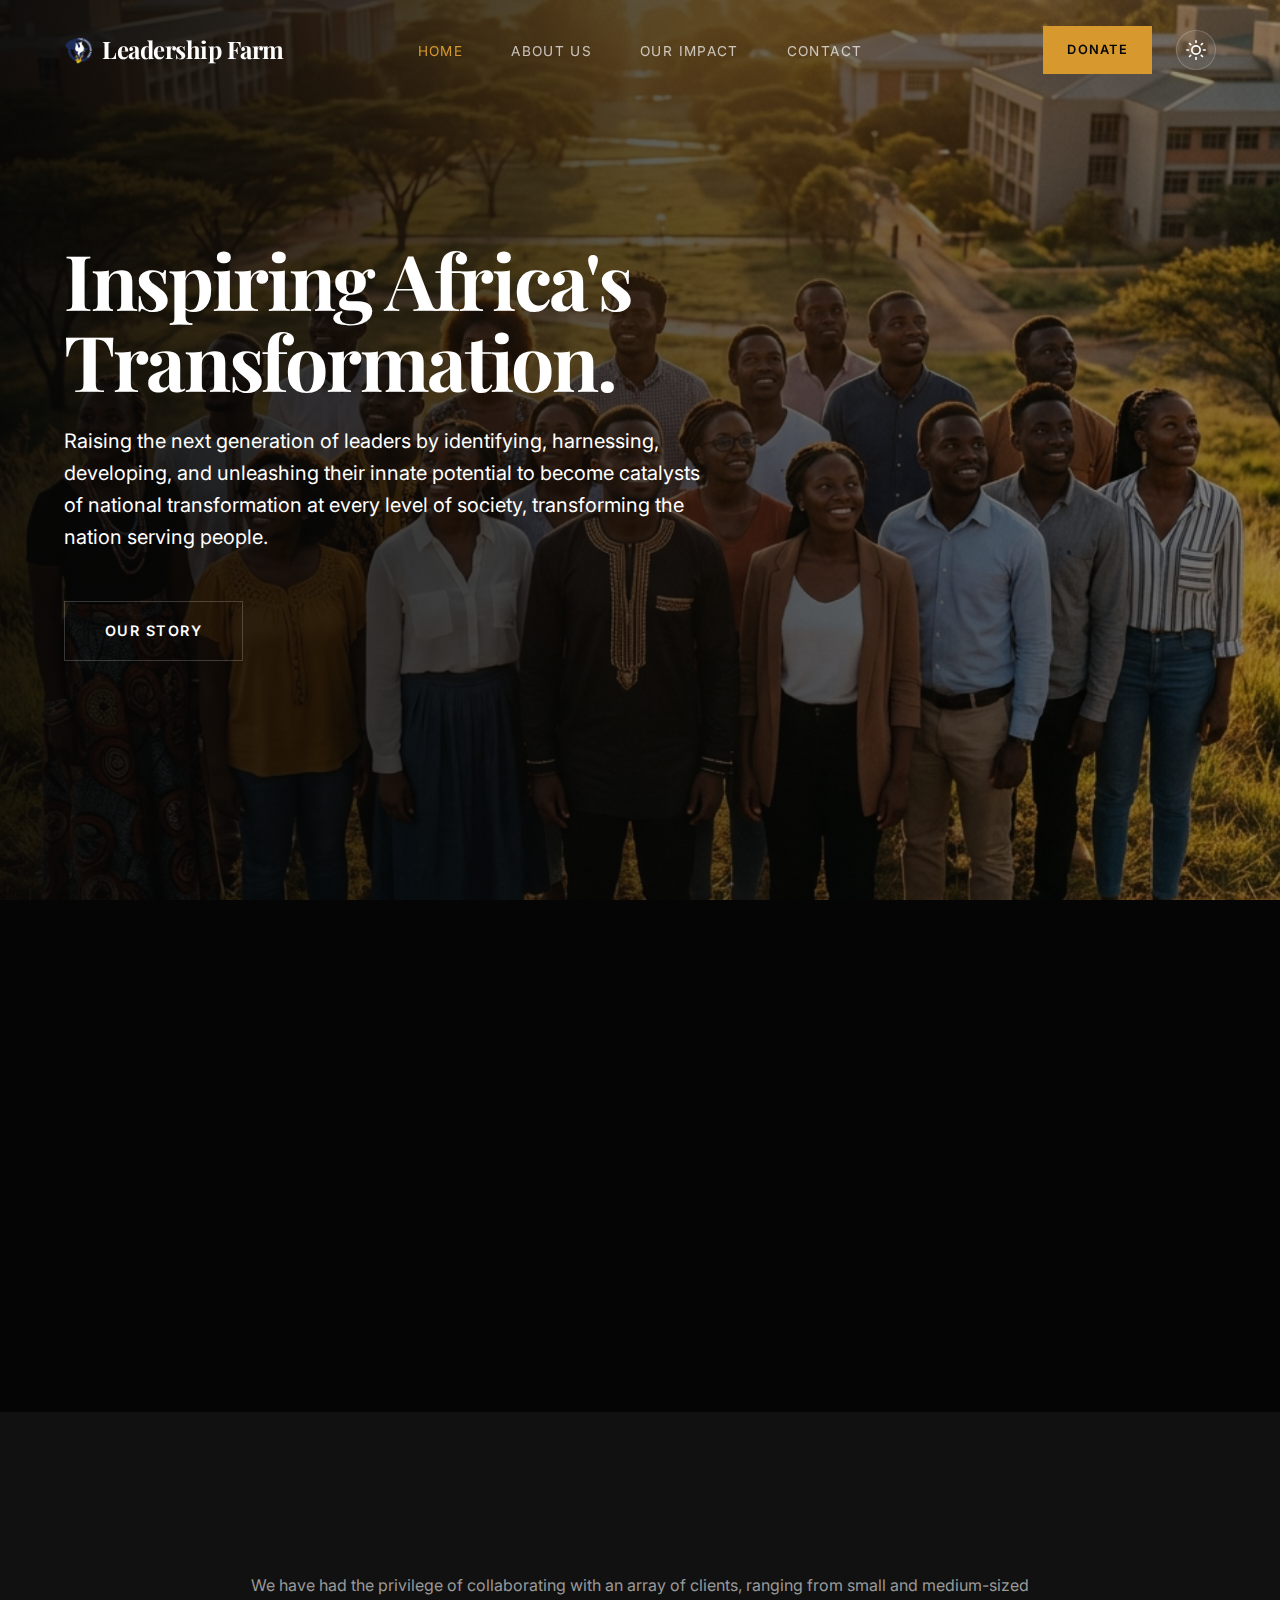
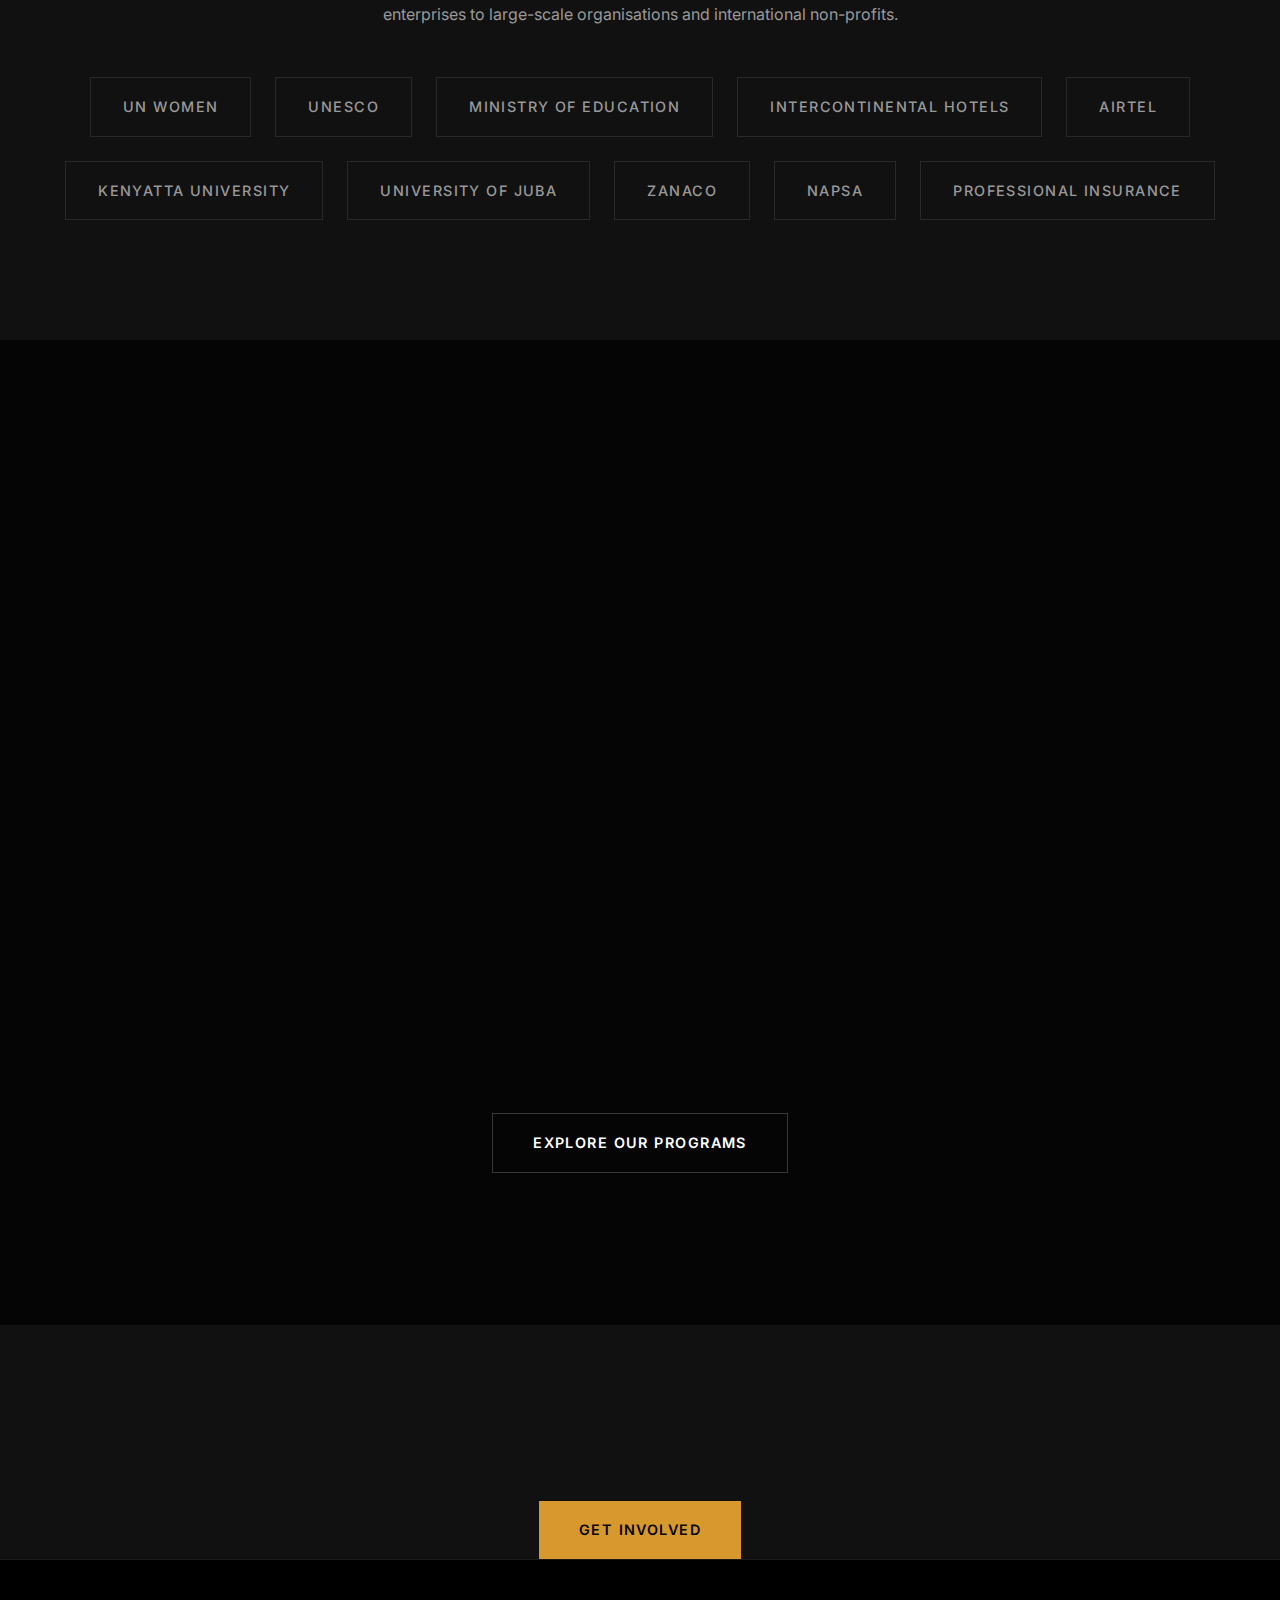
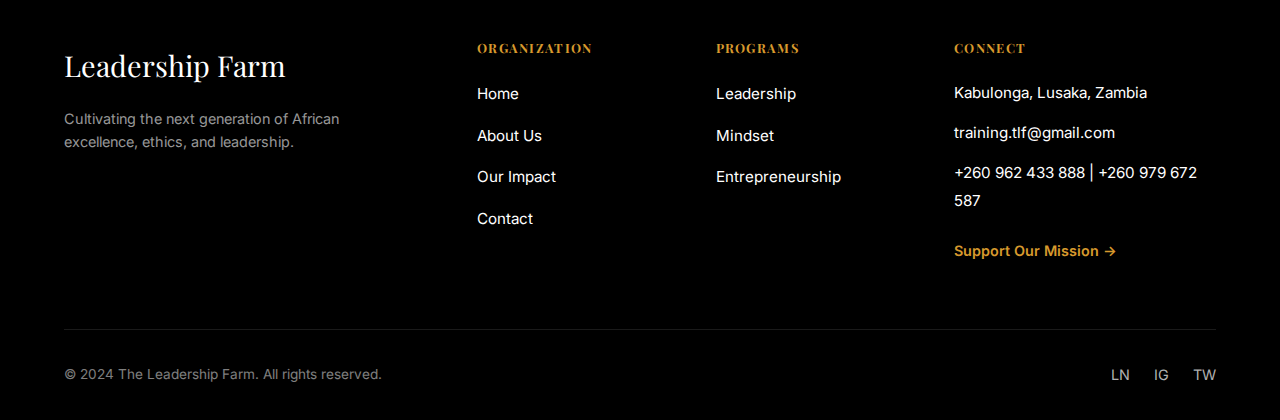
<file: index.html>
<!DOCTYPE html>
<html lang="en">

<head>
    <meta charset="UTF-8">
    <meta name="viewport" content="width=device-width, initial-scale=1.0">
    <title>Leadership Farm | Cultivating African Excellence</title>
    <meta name="description"
        content="Empowering the next generation of African leaders to achieve their full potential.">

    <!-- Google Fonts -->
    <link rel="preconnect" href="https://fonts.googleapis.com">
    <link rel="preconnect" href="https://fonts.gstatic.com" crossorigin>
    <link
        href="https://fonts.googleapis.com/css2?family=Inter:wght@300;400;500;600&family=Playfair+Display:ital,wght@0,400;0,600;0,700;1,400&display=swap"
        rel="stylesheet">

    <link rel="stylesheet" href="styles.css">
</head>

<body>
    <header class="header">
        <div class="container header-container">
            <a href="index.html" class="logo">
                <img src="leadershipfarmnavbarlogo.png" alt="Logo" class="nav-logo-img"> Leadership Farm
            </a>

            <nav class="nav-center">
                <ul class="nav-links">
                    <li><a href="index.html" class="nav-link active">Home</a></li>
                    <li><a href="about.html" class="nav-link">About Us</a></li>
                    <li><a href="impact.html" class="nav-link">Our Impact</a></li>
                    <li><a href="contact.html" class="nav-link">Contact</a></li>
                </ul>
            </nav>

            <div class="nav-actions">
                <a href="donate.html" class="btn btn-sm"><span>Donate</span></a>
                <button id="theme-toggle" class="mode-toggle circle-toggle" aria-label="Toggle Theme"></button>
                <button class="mobile-menu-btn" aria-label="Toggle Menu">
                    <span></span>
                    <span></span>
                    <span></span>
                </button>
            </div>
        </div>
    </header>

    <main>
        <section class="hero">
            <div class="hero-bg">
                <img src="hero-african-leadership.png" alt="African Youth Leadership">
            </div>
            <div class="hero-content">
                <h1 class="display-text">Inspiring Africa's<br>Transformation.</h1>
                <p class="lead hero-subheading">Raising the next generation of leaders by identifying, harnessing,
                    developing, and unleashing their innate potential to become catalysts of national transformation at
                    every level of society, transforming the nation serving people.</p>
                <div class="hero-actions">
                    <a href="about.html" class="btn btn-outline">Our Story</a>
                </div>
            </div>
        </section>

        <section class="problem-solution section">
            <div class="container">
                <div class="content-split">
                    <div class="text-block">
                        <h2 class="section-title">The Big Problem</h2>
                        <p class="lead">Africa is the global poverty capital with 424M (over 37%) of people living in
                            poverty. Uninspired youths make up 75% of the population. Poor leadership is further
                            weakened by corruption and bribery.</p>
                    </div>
                    <div class="text-block">
                        <h2 class="section-title">Vision 2064</h2>
                        <p class="lead">We can change our narrative and turn our fortunes by organically growing our
                            youths to transform our nation from third world to first world by 2064. We take a holistic
                            approach - developing the spirit, soul, and body.</p>
                    </div>
                </div>
            </div>
        </section>

        <section class="social-proof section trusted-by-section">
            <div class="container">
                <div class="section-header-center">
                    <p class="lead"
                        style="text-align: center; margin: 0 auto 1rem auto; font-size: 0.9rem; text-transform: uppercase; letter-spacing: 0.2em; color: var(--color-gold);">
                        Trusted Partners</p>
                    <p class="body-text" style="text-align: center; max-width: 800px; margin: 0 auto 3rem auto;">We
                        have had the privilege of collaborating with an array of clients, ranging from small and
                        medium-sized enterprises to large-scale organisations and international non-profits.</p>
                </div>
                <div class="partners-grid">
                    <div class="partner-chip">UN Women</div>
                    <div class="partner-chip">UNESCO</div>
                    <div class="partner-chip">Ministry of Education</div>
                    <div class="partner-chip">Intercontinental Hotels</div>
                    <div class="partner-chip">Airtel</div>
                    <div class="partner-chip">Kenyatta University</div>
                    <div class="partner-chip">University of Juba</div>
                    <div class="partner-chip">ZANACO</div>
                    <div class="partner-chip">NAPSA</div>
                    <div class="partner-chip">Professional Insurance</div>
                </div>
            </div>
        </section>

        <section id="mission" class="mission methodology-section">
            <div class="container">
                <h2 class="section-title">Our Methodology</h2>
                <p class="lead">Influencing the 3 H's—Head, Heart, and Hand—to
                    empower the individual's spirit, soul, and body.</p>

                <div class="mission-grid">
                    <div class="mission-card">
                        <span class="mission-number">01</span>
                        <h3>Head</h3>
                        <p>Knowledge and Understanding. Shaping the mindset to perceive challenges as opportunities for
                            growth.</p>
                    </div>
                    <div class="mission-card">
                        <span class="mission-number">02</span>
                        <h3>Heart</h3>
                        <p>Values and Character. ensuring that learning becomes an integral part of an individual's
                            belief system.</p>
                    </div>
                    <div class="mission-card">
                        <span class="mission-number">03</span>
                        <h3>Hand</h3>
                        <p>Action and Skill. Resulting in profound and enduring change through practical execution.</p>
                    </div>
                </div>
                <div style="text-align: center; margin-top: 4rem;">
                    <a href="impact.html" class="btn btn-outline">Explore Our Programs</a>
                </div>
            </div>
        </section>

        <section class="cta-section" style="text-align: center;">
            <div class="container">
                <h2 class="section-title">Join the Movement</h2>
                <p class="lead">Stay updated on our latest initiatives and success
                    stories.</p>
                <a href="contact.html" class="btn"><span>Get Involved</span></a>
            </div>
        </section>
    </main>

    <footer class="footer-premium">
        <div class="container">
            <div class="footer-top">
                <div class="footer-brand">
                    <a href="index.html" class="footer-logo">Leadership Farm</a>
                    <p class="footer-tagline">Cultivating the next generation of African excellence, ethics, and
                        leadership.</p>
                </div>
                <div class="footer-nav-group">
                    <h4>Organization</h4>
                    <ul class="footer-nav">
                        <li><a href="index.html">Home</a></li>
                        <li><a href="about.html">About Us</a></li>
                        <li><a href="impact.html">Our Impact</a></li>
                        <li><a href="contact.html">Contact</a></li>
                    </ul>
                </div>
                <div class="footer-nav-group">
                    <h4>Programs</h4>
                    <ul class="footer-nav">
                        <li><a href="impact.html#leadership">Leadership</a></li>
                        <li><a href="impact.html#mindset">Mindset</a></li>
                        <li><a href="impact.html#entrepreneurship">Entrepreneurship</a></li>
                    </ul>
                </div>
                <div class="footer-nav-group">
                    <h4>Connect</h4>
                    <ul class="footer-contact">
                        <li>Kabulonga, Lusaka, Zambia</li>
                        <li><a href="mailto:training.tlf@gmail.com">training.tlf@gmail.com</a></li>
                        <li>+260 962 433 888 | +260 979 672 587</li>
                    </ul>
                    <a href="donate.html" class="btn-text">Support Our Mission →</a>
                </div>
            </div>
            <div class="footer-bottom">
                <p class="copyright">© 2024 The Leadership Farm. All rights reserved.</p>
                <div class="social-links">
                    <a href="#" aria-label="LinkedIn">LN</a>
                    <a href="#" aria-label="Instagram">IG</a>
                    <a href="#" aria-label="Twitter">TW</a>
                </div>
            </div>
        </div>
    </footer>

    <script src="script.js"></script>
</body>

</html>
</file>
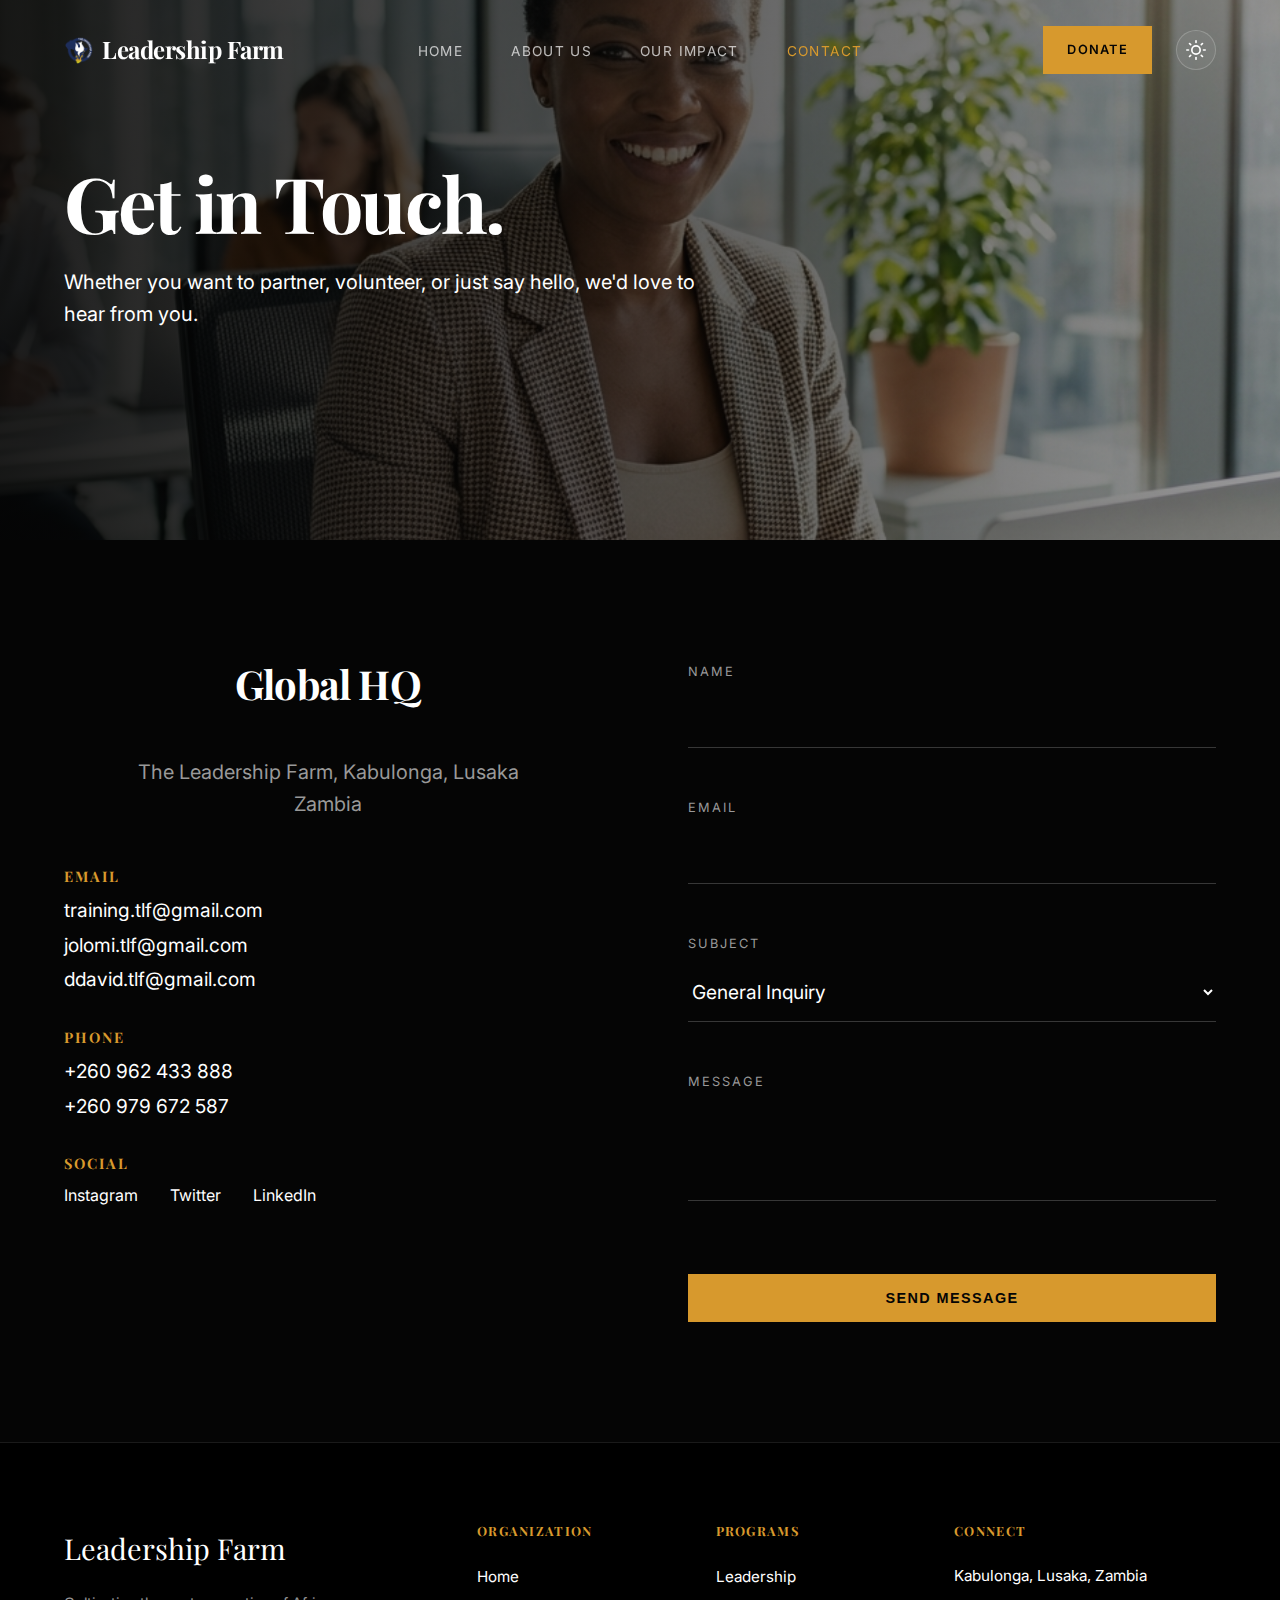
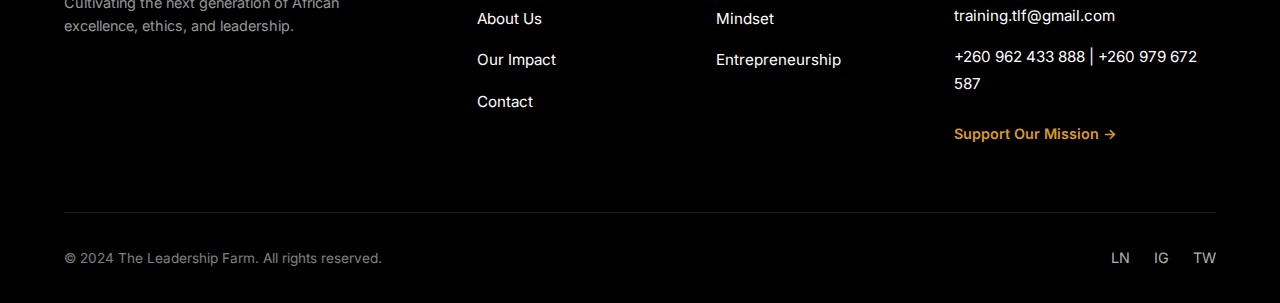
<file: contact.html>
<!DOCTYPE html>
<html lang="en">

<head>
    <meta charset="UTF-8">
    <meta name="viewport" content="width=device-width, initial-scale=1.0">
    <title>Contact Us | Leadership Farm</title>
    <meta name="description"
        content="Get in touch with Leadership Farm. Partner with us, volunteer, or make an inquiry.">

    <!-- Google Fonts -->
    <link rel="preconnect" href="https://fonts.googleapis.com">
    <link rel="preconnect" href="https://fonts.gstatic.com" crossorigin>
    <link
        href="https://fonts.googleapis.com/css2?family=Inter:wght@300;400;500;600&family=Playfair+Display:ital,wght@0,400;0,600;0,700;1,400&display=swap"
        rel="stylesheet">

    <link rel="stylesheet" href="styles.css">
</head>

<body>
    <header class="header">
        <div class="container header-container">
            <a href="index.html" class="logo">
                <img src="leadershipfarmnavbarlogo.png" alt="Logo" class="nav-logo-img"> Leadership Farm
            </a>

            <nav class="nav-center">
                <ul class="nav-links">
                    <li><a href="index.html" class="nav-link">Home</a></li>
                    <li><a href="about.html" class="nav-link">About Us</a></li>
                    <li><a href="impact.html" class="nav-link">Our Impact</a></li>
                    <li><a href="contact.html" class="nav-link active">Contact</a></li>
                </ul>
            </nav>

            <div class="nav-actions">
                <a href="donate.html" class="btn btn-sm"><span>Donate</span></a>
                <button id="theme-toggle" class="mode-toggle circle-toggle" aria-label="Toggle Theme"></button>
                <button class="mobile-menu-btn" aria-label="Toggle Menu">
                    <span></span>
                    <span></span>
                    <span></span>
                </button>
            </div>
        </div>
    </header>

    <main>
        <section class="hero hero-sub">
            <div class="hero-bg">
                <img src="hero-contact.png" alt="Contact Us">
            </div>
            <div class="hero-content">
                <h1 class="display-text">Get in Touch.</h1>
                <p class="lead">Whether you want to partner, volunteer, or just say hello, we'd love to hear from you.
                </p>
            </div>
        </section>

        <section class="section">
            <div class="container">
                <div class="about-content" style="align-items: flex-start;">
                    <div class="about-text">
                        <h2 class="section-title">Global HQ</h2>
                        <p class="lead" style="margin-bottom: 3rem;">The Leadership Farm, Kabulonga, Lusaka<br>Zambia
                        </p>

                        <div style="margin-bottom: 2rem;">
                            <h3
                                style="color: var(--color-gold); font-size: 0.9rem; text-transform: uppercase; letter-spacing: 2px; margin-bottom: 0.5rem;">
                                Email</h3>
                            <p><a href="mailto:training.tlf@gmail.com"
                                    style="color: var(--color-text); text-decoration: none; font-size: 1.2rem; display: block;">training.tlf@gmail.com</a>
                                <a href="mailto:jolomi.tlf@gmail.com"
                                    style="color: var(--color-text); text-decoration: none; font-size: 1.2rem; display: block;">jolomi.tlf@gmail.com</a>
                                <a href="mailto:ddavid.tlf@gmail.com"
                                    style="color: var(--color-text); text-decoration: none; font-size: 1.2rem; display: block;">ddavid.tlf@gmail.com</a>
                            </p>
                        </div>

                        <div style="margin-bottom: 2rem;">
                            <h3
                                style="color: var(--color-gold); font-size: 0.9rem; text-transform: uppercase; letter-spacing: 2px; margin-bottom: 0.5rem;">
                                Phone</h3>
                            <p style="font-size: 1.2rem;">+260 962 433 888</p>
                            <p style="font-size: 1.2rem;">+260 979 672 587</p>
                        </div>

                        <div>
                            <h3
                                style="color: var(--color-gold); font-size: 0.9rem; text-transform: uppercase; letter-spacing: 2px; margin-bottom: 0.5rem;">
                                Social</h3>
                            <div style="display: flex; gap: 2rem;">
                                <a href="#"
                                    style="color: var(--color-text); text-decoration: none; border-bottom: 1px solid transparent; transition: border-color 0.3s;">Instagram</a>
                                <a href="#"
                                    style="color: var(--color-text); text-decoration: none; border-bottom: 1px solid transparent; transition: border-color 0.3s;">Twitter</a>
                                <a href="#"
                                    style="color: var(--color-text); text-decoration: none; border-bottom: 1px solid transparent; transition: border-color 0.3s;">LinkedIn</a>
                            </div>
                        </div>
                    </div>

                    <div class="contact-form-container" style="width: 100%;">
                        <form action="#" method="POST">
                            <div class="form-group">
                                <label for="name" class="form-label">Name</label>
                                <input type="text" id="name" name="name" class="form-input" required>
                            </div>

                            <div class="form-group">
                                <label for="email" class="form-label">Email</label>
                                <input type="email" id="email" name="email" class="form-input" required>
                            </div>

                            <div class="form-group">
                                <label for="subject" class="form-label">Subject</label>
                                <select id="subject" name="subject" class="form-select">
                                    <option value="general" style="color: #000;">General Inquiry</option>
                                    <option value="partnership" style="color: #000;">Partnership</option>
                                    <option value="volunteer" style="color: #000;">Volunteer</option>
                                    <option value="press" style="color: #000;">Press</option>
                                </select>
                            </div>

                            <div class="form-group">
                                <label for="message" class="form-label">Message</label>
                                <textarea id="message" name="message" class="form-textarea" required></textarea>
                            </div>

                            <button type="submit" class="btn" style="width: 100%; margin-top: 1rem;"><span>Send
                                    Message</span></button>
                        </form>
                    </div>
                </div>
            </div>
        </section>
    </main>

    <footer class="footer-premium">
        <div class="container">
            <div class="footer-top">
                <div class="footer-brand">
                    <a href="index.html" class="footer-logo">Leadership Farm</a>
                    <p class="footer-tagline">Cultivating the next generation of African excellence, ethics, and
                        leadership.</p>
                </div>
                <div class="footer-nav-group">
                    <h4>Organization</h4>
                    <ul class="footer-nav">
                        <li><a href="index.html">Home</a></li>
                        <li><a href="about.html">About Us</a></li>
                        <li><a href="impact.html">Our Impact</a></li>
                        <li><a href="contact.html">Contact</a></li>
                    </ul>
                </div>
                <div class="footer-nav-group">
                    <h4>Programs</h4>
                    <ul class="footer-nav">
                        <li><a href="impact.html#leadership">Leadership</a></li>
                        <li><a href="impact.html#mindset">Mindset</a></li>
                        <li><a href="impact.html#entrepreneurship">Entrepreneurship</a></li>
                    </ul>
                </div>
                <div class="footer-nav-group">
                    <h4>Connect</h4>
                    <ul class="footer-contact">
                        <li>Kabulonga, Lusaka, Zambia</li>
                        <li><a href="mailto:training.tlf@gmail.com">training.tlf@gmail.com</a></li>
                        <li>+260 962 433 888 | +260 979 672 587</li>
                    </ul>
                    <a href="donate.html" class="btn-text">Support Our Mission →</a>
                </div>
            </div>
            <div class="footer-bottom">
                <p class="copyright">© 2024 The Leadership Farm. All rights reserved.</p>
                <div class="social-links">
                    <a href="#" aria-label="LinkedIn">LN</a>
                    <a href="#" aria-label="Instagram">IG</a>
                    <a href="#" aria-label="Twitter">TW</a>
                </div>
            </div>
        </div>
    </footer>

    <script src="script.js"></script>
</body>

</html>
</file>
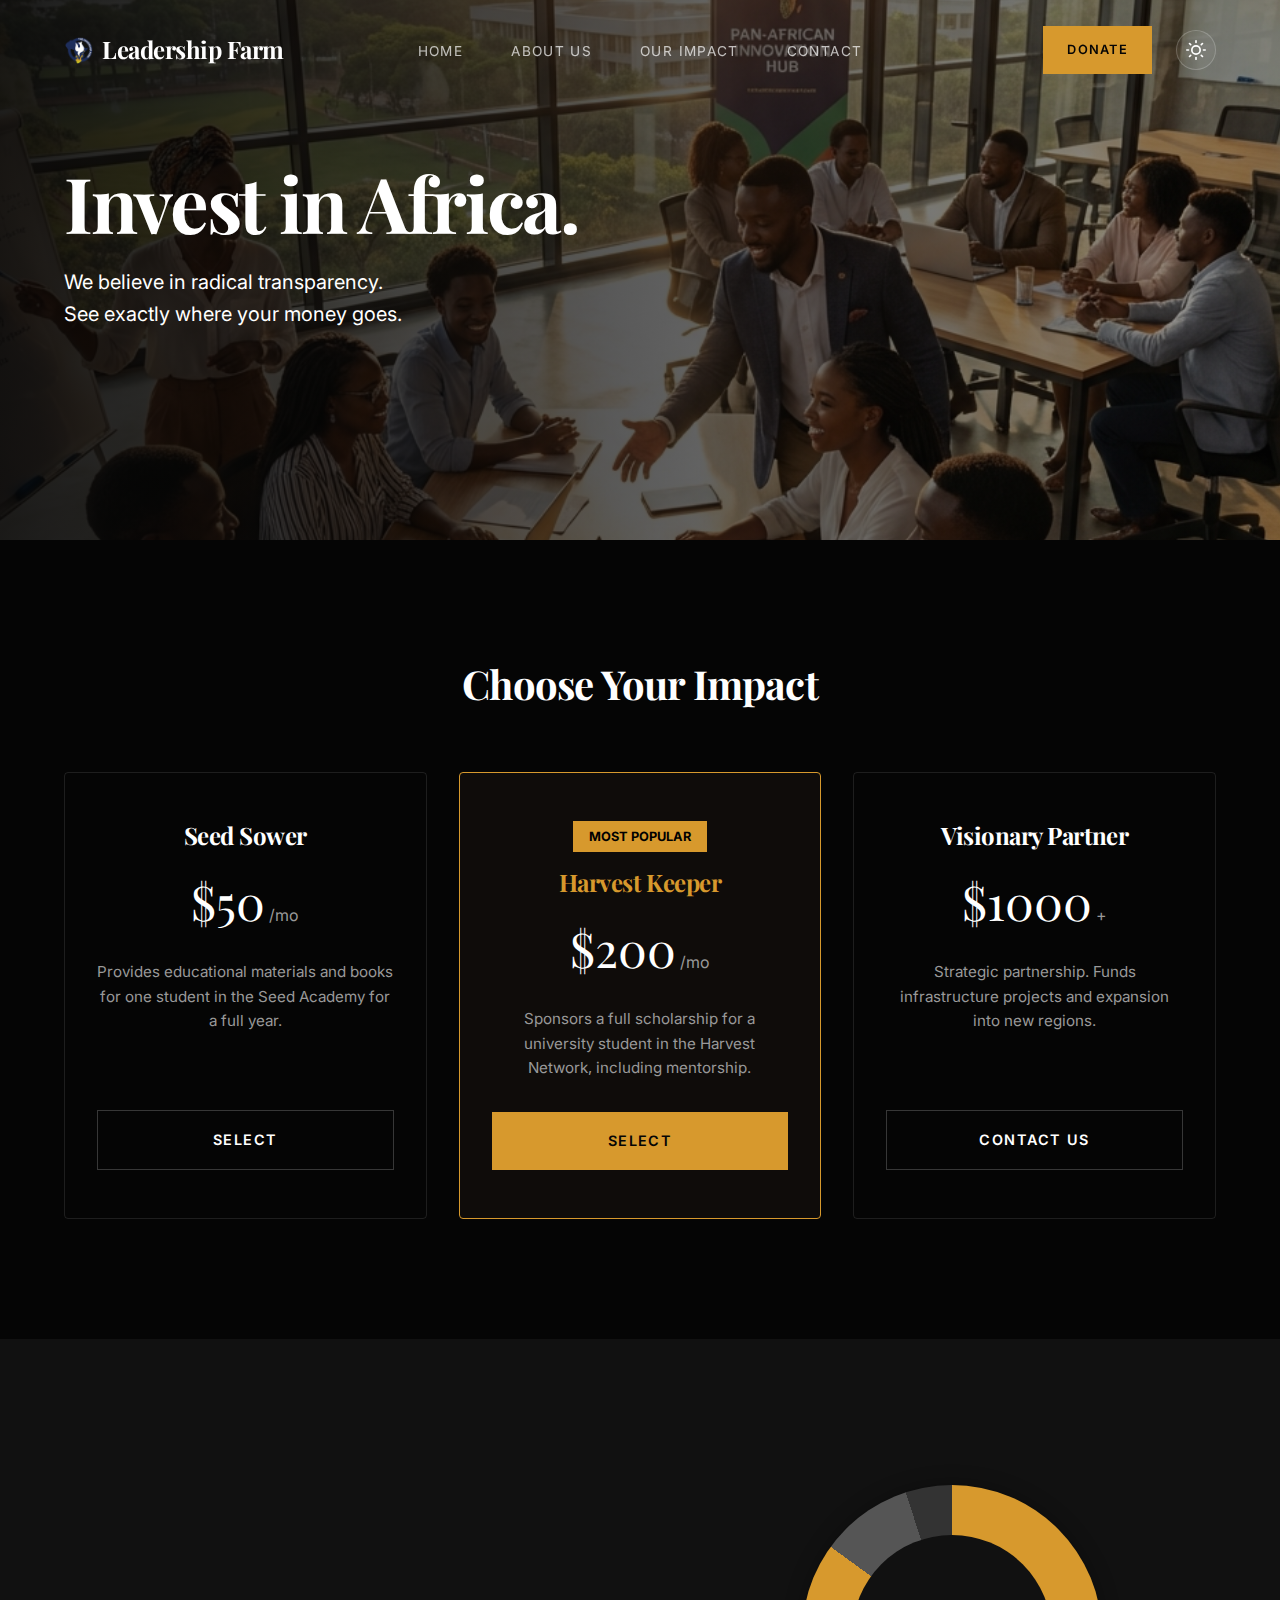
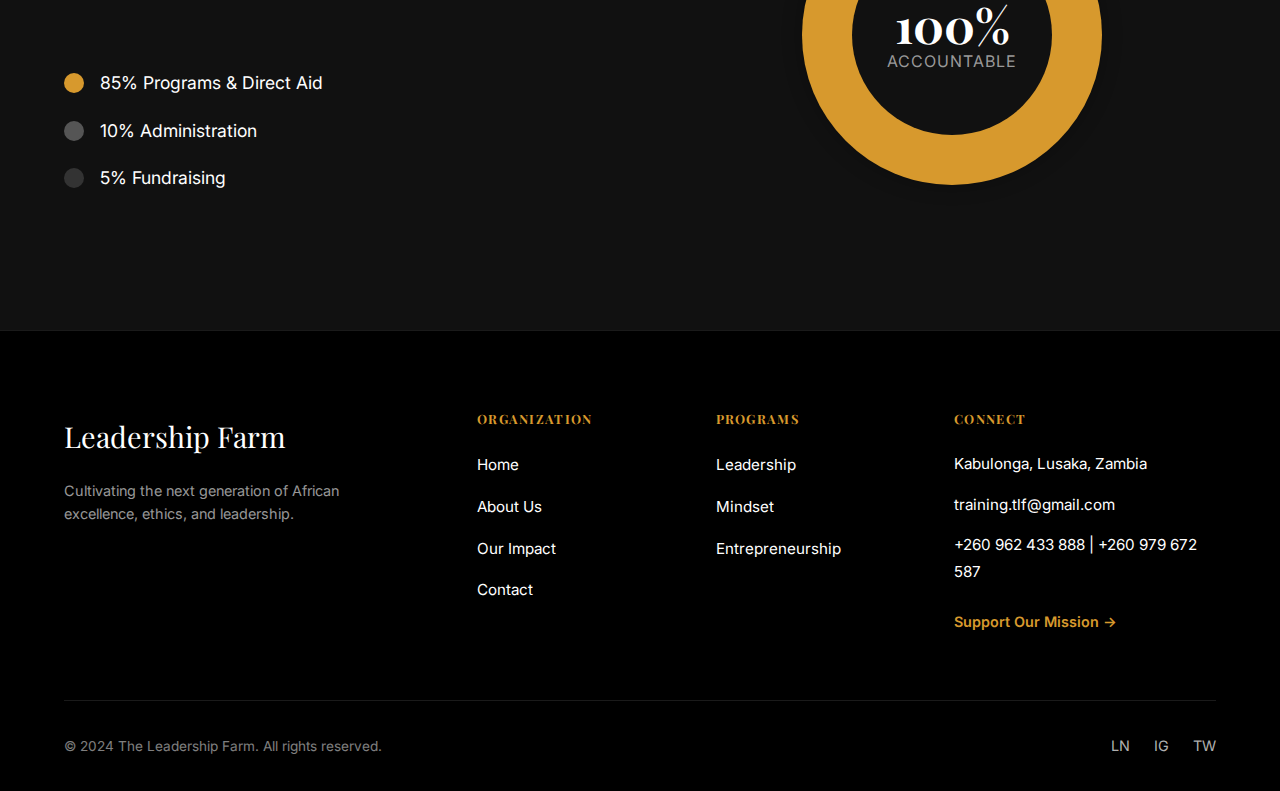
<file: donate.html>
<!DOCTYPE html>
<html lang="en">

<head>
    <meta charset="UTF-8">
    <meta name="viewport" content="width=device-width, initial-scale=1.0">
    <title>Invest in the Future | Leadership Farm</title>
    <meta name="description"
        content="Support the mission of Leadership Farm. Your donation empowers the next generation of African leaders.">

    <!-- Google Fonts -->
    <link rel="preconnect" href="https://fonts.googleapis.com">
    <link rel="preconnect" href="https://fonts.gstatic.com" crossorigin>
    <link
        href="https://fonts.googleapis.com/css2?family=Inter:wght@300;400;500;600&family=Playfair+Display:ital,wght@0,400;0,600;0,700;1,400&display=swap"
        rel="stylesheet">

    <link rel="stylesheet" href="styles.css">
</head>

<body>
    <header class="header">
        <div class="container header-container">
            <a href="index.html" class="logo">
                <img src="leadershipfarmnavbarlogo.png" alt="Logo" class="nav-logo-img"> Leadership Farm
            </a>

            <nav class="nav-center">
                <ul class="nav-links">
                    <li><a href="index.html" class="nav-link">Home</a></li>
                    <li><a href="about.html" class="nav-link">About Us</a></li>
                    <li><a href="impact.html" class="nav-link">Our Impact</a></li>
                    <li><a href="contact.html" class="nav-link">Contact</a></li>
                </ul>
            </nav>

            <div class="nav-actions">
                <a href="donate.html" class="btn btn-sm"><span>Donate</span></a>
                <button id="theme-toggle" class="mode-toggle circle-toggle" aria-label="Toggle Theme"></button>
                <button class="mobile-menu-btn" aria-label="Toggle Menu">
                    <span></span>
                    <span></span>
                    <span></span>
                </button>
            </div>
        </div>
    </header>

    <main>
        <section class="hero hero-sub">
            <div class="hero-bg">
                <img src="hero-donate-new.png" alt="African Youth Leadership">
            </div>
            <div class="hero-content">
                <h1 class="display-text">Invest in Africa.</h1>
                <p class="lead">We believe in radical transparency.
                    <br>See exactly where your money goes.
                </p>
            </div>
        </section>

        <section class="section">
            <div class="container">
                <h2 class="section-title">Choose Your Impact</h2>

                <div class="mission-grid donation-grid">
                    <!-- Tier 1 -->
                    <div class="mission-card donation-card">
                        <h3>Seed Sower</h3>
                        <div class="price-container">
                            <span class="price-amount">$50</span><span class="price-period">/mo</span>
                        </div>
                        <p>Provides educational materials and books for one student in the Seed Academy for a full year.
                        </p>
                        <a href="#" class="btn btn-outline full-width">Select</a>
                    </div>

                    <!-- Tier 2 (Highlighted) -->
                    <div class="mission-card donation-card popular">
                        <div class="popular-badge">Most Popular</div>
                        <h3>Harvest Keeper</h3>
                        <div class="price-container">
                            <span class="price-amount">$200</span><span class="price-period">/mo</span>
                        </div>
                        <p>Sponsors a full scholarship for a university student in the Harvest Network, including
                            mentorship.</p>
                        <a href="#" class="btn full-width"><span>Select</span></a>
                    </div>

                    <!-- Tier 3 -->
                    <div class="mission-card donation-card">
                        <h3>Visionary Partner</h3>
                        <div class="price-container">
                            <span class="price-amount">$1000</span><span class="price-period">+</span>
                        </div>
                        <p>Strategic partnership. Funds infrastructure projects and expansion into new regions.</p>
                        <a href="#" class="btn btn-outline full-width">Contact Us</a>
                    </div>
                </div>
            </div>
        </section>

        <section class="section transparency-section">
            <div class="container">
                <div class="content-split">
                    <div class="text-block">
                        <h2 class="section-title">Transparency</h2>
                        <p class="lead" style="text-align: left; margin-left: 0;">We believe in radical transparency.
                            Every dollar you give is tracked and
                            accounted for.</p>
                        <ul class="chart-legend">
                            <li>
                                <span class="legend-color programs"></span>
                                85% Programs & Direct Aid
                            </li>
                            <li>
                                <span class="legend-color admin"></span>
                                10% Administration
                            </li>
                            <li>
                                <span class="legend-color fundraising"></span>
                                5% Fundraising
                            </li>
                        </ul>
                    </div>
                    <div class="chart-container">
                        <!-- CSS Pie Chart -->
                        <div class="pie-chart">
                            <div class="chart-center">
                                <span class="chart-text">100%<br><span class="chart-subtext">Accountable</span></span>
                            </div>
                        </div>
                    </div>
                </div>
            </div>
        </section>
    </main>

    <footer class="footer-premium">
        <div class="container">
            <div class="footer-top">
                <div class="footer-brand">
                    <a href="index.html" class="footer-logo">Leadership Farm</a>
                    <p class="footer-tagline">Cultivating the next generation of African excellence, ethics, and
                        leadership.</p>
                </div>
                <div class="footer-nav-group">
                    <h4>Organization</h4>
                    <ul class="footer-nav">
                        <li><a href="index.html">Home</a></li>
                        <li><a href="about.html">About Us</a></li>
                        <li><a href="impact.html">Our Impact</a></li>
                        <li><a href="contact.html">Contact</a></li>
                    </ul>
                </div>
                <div class="footer-nav-group">
                    <h4>Programs</h4>
                    <ul class="footer-nav">
                        <li><a href="impact.html#leadership">Leadership</a></li>
                        <li><a href="impact.html#mindset">Mindset</a></li>
                        <li><a href="impact.html#entrepreneurship">Entrepreneurship</a></li>
                    </ul>
                </div>
                <div class="footer-nav-group">
                    <h4>Connect</h4>
                    <ul class="footer-contact">
                        <li>Kabulonga, Lusaka, Zambia</li>
                        <li><a href="mailto:training.tlf@gmail.com">training.tlf@gmail.com</a></li>
                        <li>+260 962 433 888 | +260 979 672 587</li>
                    </ul>
                    <a href="donate.html" class="btn-text">Support Our Mission →</a>
                </div>
            </div>
            <div class="footer-bottom">
                <p class="copyright">© 2024 The Leadership Farm. All rights reserved.</p>
                <div class="social-links">
                    <a href="#" aria-label="LinkedIn">LN</a>
                    <a href="#" aria-label="Instagram">IG</a>
                    <a href="#" aria-label="Twitter">TW</a>
                </div>
            </div>
        </div>
    </footer>

    <script src="script.js"></script>
</body>

</html>
</file>
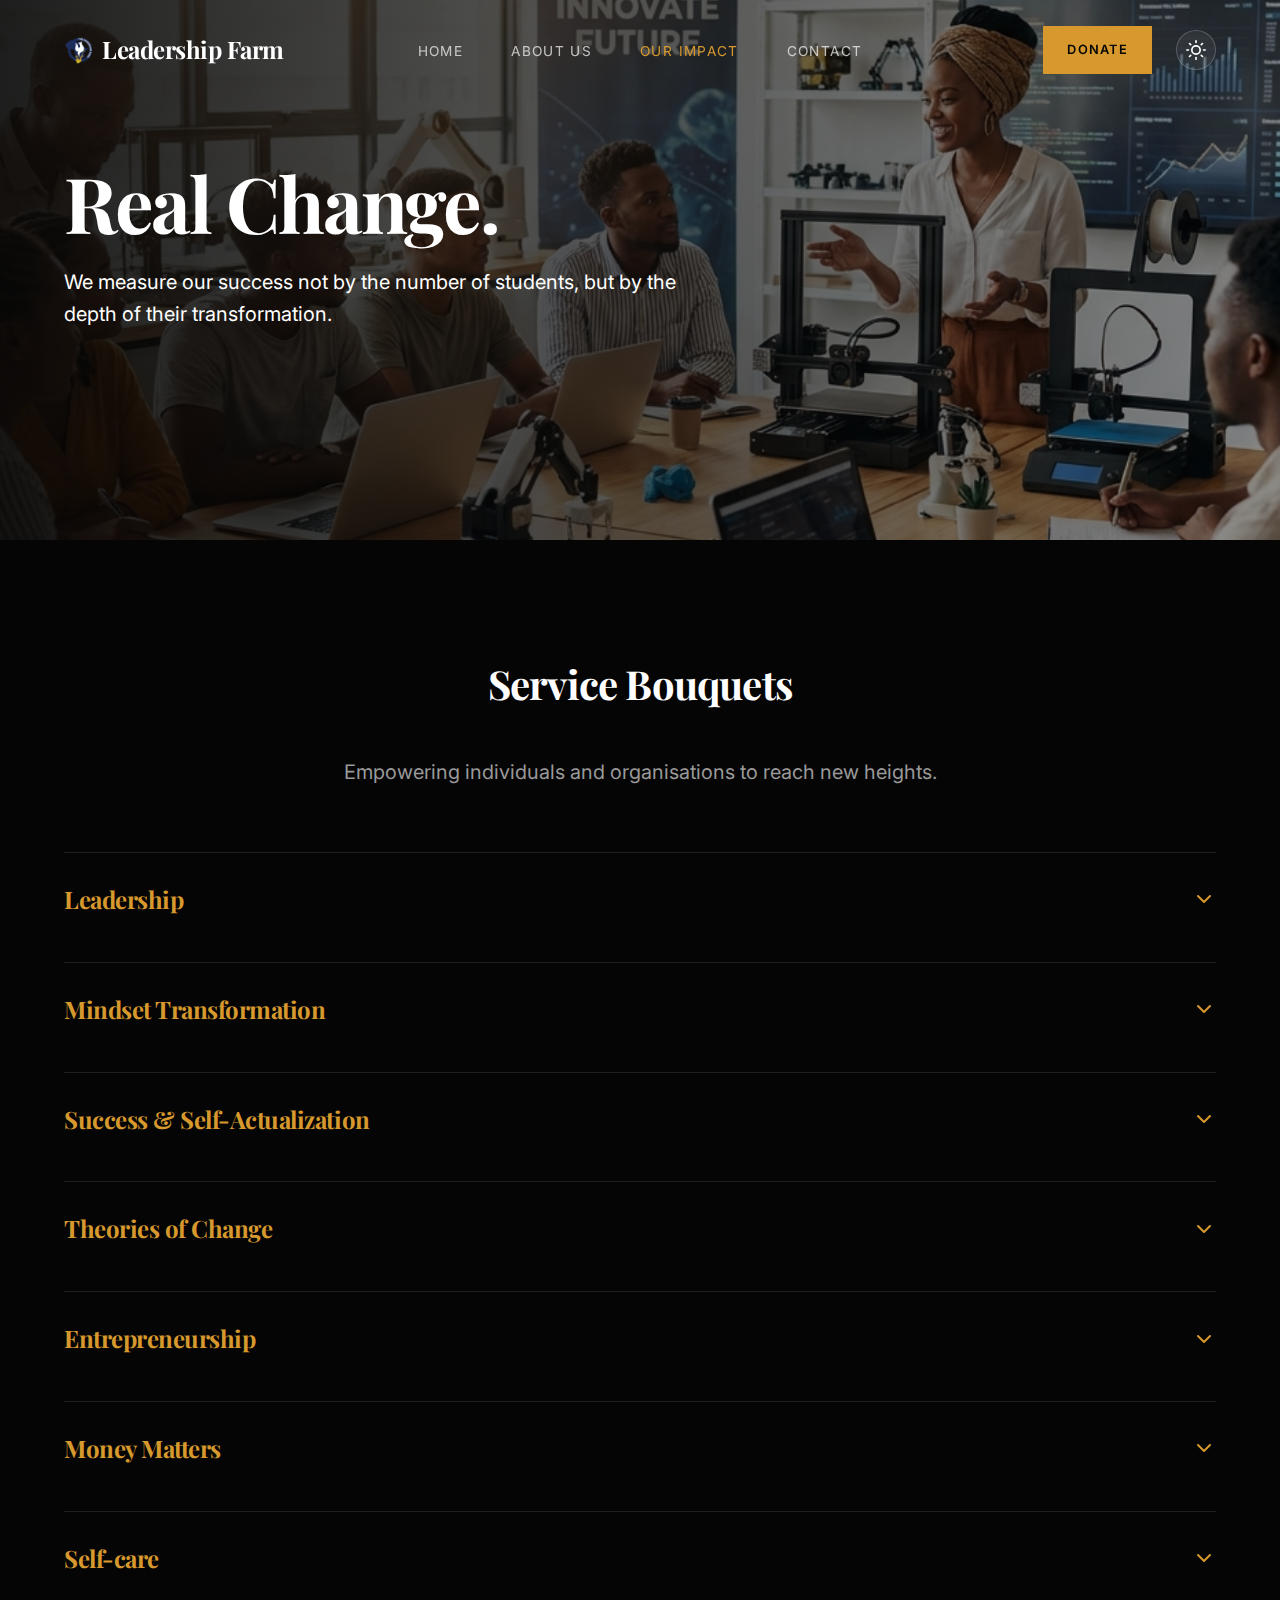
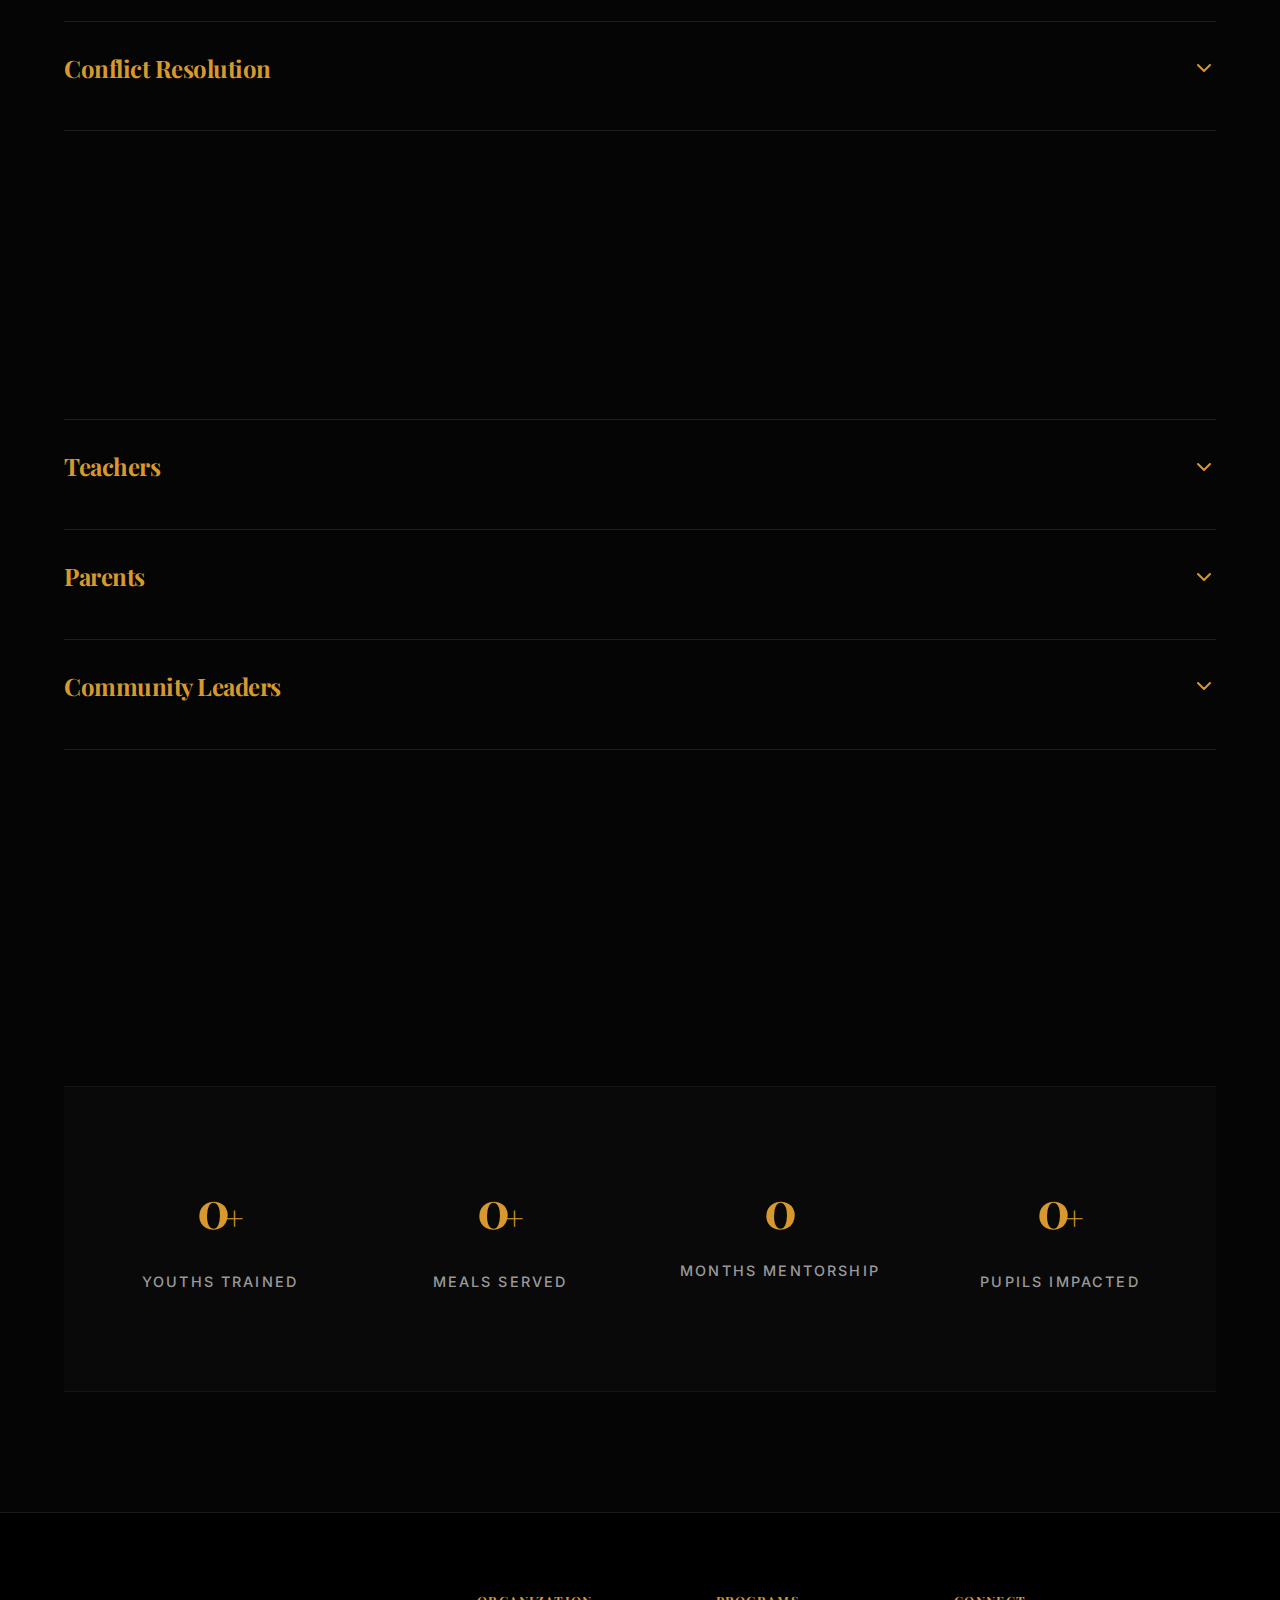
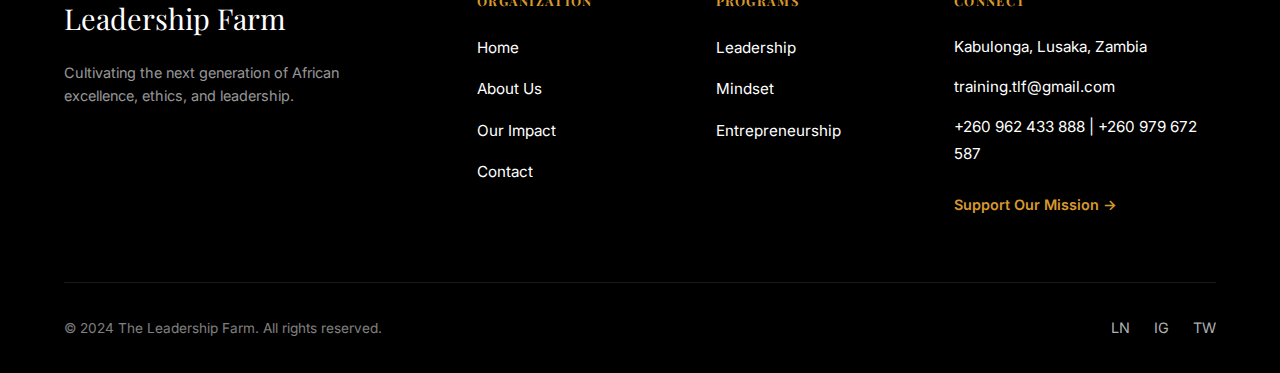
<file: impact.html>
<!DOCTYPE html>
<html lang="en">

<head>
    <meta charset="UTF-8">
    <meta name="viewport" content="width=device-width, initial-scale=1.0">
    <title>Our Impact | Leadership Farm</title>
    <meta name="description" content="Discover the programs and success stories driving change at Leadership Farm.">

    <!-- Google Fonts -->
    <link rel="preconnect" href="https://fonts.googleapis.com">
    <link rel="preconnect" href="https://fonts.gstatic.com" crossorigin>
    <link
        href="https://fonts.googleapis.com/css2?family=Inter:wght@300;400;500;600&family=Playfair+Display:ital,wght@0,400;0,600;0,700;1,400&display=swap"
        rel="stylesheet">

    <link rel="stylesheet" href="styles.css">
</head>

<body>
    <header class="header">
        <div class="container header-container">
            <a href="index.html" class="logo">
                <img src="leadershipfarmnavbarlogo.png" alt="Logo" class="nav-logo-img"> Leadership Farm
            </a>

            <nav class="nav-center">
                <ul class="nav-links">
                    <li><a href="index.html" class="nav-link">Home</a></li>
                    <li><a href="about.html" class="nav-link">About Us</a></li>
                    <li><a href="impact.html" class="nav-link active">Our Impact</a></li>
                    <li><a href="contact.html" class="nav-link">Contact</a></li>
                </ul>
            </nav>

            <div class="nav-actions">
                <a href="donate.html" class="btn btn-sm"><span>Donate</span></a>
                <button id="theme-toggle" class="mode-toggle circle-toggle" aria-label="Toggle Theme"></button>
                <button class="mobile-menu-btn" aria-label="Toggle Menu">
                    <span></span>
                    <span></span>
                    <span></span>
                </button>
            </div>
        </div>
    </header>

    <main>
        <section class="hero hero-sub">
            <div class="hero-bg">
                <img src="hero-impact.png" alt="Students Learning">
            </div>
            <div class="hero-content">
                <h1 class="display-text">Real Change.</h1>
                <p class="lead">We measure our success not by the number of students, but by the depth of their
                    transformation.</p>
            </div>
        </section>

        <section class="section">
            <div class="container">
                <h2 class="section-title">Service Bouquets</h2>
                <p class="lead">Empowering individuals and
                    organisations to reach new heights.</p>

                <div class="service-list">
                    <div class="service-row">
                        <div class="service-title-group">
                            <div class="service-icon"></div>
                            <h3>Leadership</h3>
                            <svg class="chevron-icon" width="24" height="24" viewBox="0 0 24 24" fill="none"
                                xmlns="http://www.w3.org/2000/svg">
                                <path d="M6 9L12 15L18 9" stroke="currentColor" stroke-width="2" stroke-linecap="round"
                                    stroke-linejoin="round" />
                            </svg>
                        </div>
                        <div class="service-content">
                            <div class="service-inner">
                                <p>Exploring Servant, Transformational, Adaptive, Responsible (S.T.A.R.) leadership
                                    competencies
                                    and strategic execution. Through tailored sessions, your leadership team will master
                                    the art
                                    of guiding the organization through evolving landscapes.</p>
                            </div>
                        </div>
                    </div>

                    <div class="service-row">
                        <div class="service-title-group">
                            <div class="service-icon"></div>
                            <h3>Mindset Transformation</h3>
                            <svg class="chevron-icon" width="24" height="24" viewBox="0 0 24 24" fill="none"
                                xmlns="http://www.w3.org/2000/svg">
                                <path d="M6 9L12 15L18 9" stroke="currentColor" stroke-width="2" stroke-linecap="round"
                                    stroke-linejoin="round" />
                            </svg>
                        </div>
                        <div class="service-content">
                            <div class="service-inner">
                                <p>Immerse your teams in growth-oriented mindset transformation initiatives, cultivating
                                    an
                                    environment that equips them with the right mindset for adaptability and innovation.
                                </p>
                            </div>
                        </div>
                    </div>

                    <div class="service-row">
                        <div class="service-title-group">
                            <div class="service-icon"></div>
                            <h3>Success & Self-Actualization</h3>
                            <svg class="chevron-icon" width="24" height="24" viewBox="0 0 24 24" fill="none"
                                xmlns="http://www.w3.org/2000/svg">
                                <path d="M6 9L12 15L18 9" stroke="currentColor" stroke-width="2" stroke-linecap="round"
                                    stroke-linejoin="round" />
                            </svg>
                        </div>
                        <div class="service-content">
                            <div class="service-inner">
                                <p>Nourish individual and team growth with programs designed to enhance personal and
                                    professional skills, creating a foundation for lasting success.</p>
                            </div>
                        </div>
                    </div>

                    <div class="service-row">
                        <div class="service-title-group">
                            <div class="service-icon"></div>
                            <h3>Theories of Change</h3>
                            <svg class="chevron-icon" width="24" height="24" viewBox="0 0 24 24" fill="none"
                                xmlns="http://www.w3.org/2000/svg">
                                <path d="M6 9L12 15L18 9" stroke="currentColor" stroke-width="2" stroke-linecap="round"
                                    stroke-linejoin="round" />
                            </svg>
                        </div>
                        <div class="service-content">
                            <div class="service-inner">
                                <p>Navigate the dynamic business environment with strategic alignment workshops,
                                    synchronizing
                                    organizational strategies with actionable, people-focused plans.</p>
                            </div>
                        </div>
                    </div>

                    <div class="service-row">
                        <div class="service-title-group">
                            <div class="service-icon"></div>
                            <h3>Entrepreneurship</h3>
                            <svg class="chevron-icon" width="24" height="24" viewBox="0 0 24 24" fill="none"
                                xmlns="http://www.w3.org/2000/svg">
                                <path d="M6 9L12 15L18 9" stroke="currentColor" stroke-width="2" stroke-linecap="round"
                                    stroke-linejoin="round" />
                            </svg>
                        </div>
                        <div class="service-content">
                            <div class="service-inner">
                                <p>Cultivating an entrepreneurial mindset within your teams, helping them think as
                                    entrepreneurs
                                    prepared to face challenges and see opportunities for financial empowerment.</p>
                            </div>
                        </div>
                    </div>

                    <div class="service-row">
                        <div class="service-title-group">
                            <div class="service-icon"></div>
                            <h3>Money Matters</h3>
                            <svg class="chevron-icon" width="24" height="24" viewBox="0 0 24 24" fill="none"
                                xmlns="http://www.w3.org/2000/svg">
                                <path d="M6 9L12 15L18 9" stroke="currentColor" stroke-width="2" stroke-linecap="round"
                                    stroke-linejoin="round" />
                            </svg>
                        </div>
                        <div class="service-content">
                            <div class="service-inner">
                                <p>A comprehensive repository of financial insights. Beyond basics, providing strategic
                                    tips and
                                    roadmaps for distinct financial management and long-term success.</p>
                            </div>
                        </div>
                    </div>

                    <div class="service-row">
                        <div class="service-title-group">
                            <div class="service-icon"></div>
                            <h3>Self-care</h3>
                            <svg class="chevron-icon" width="24" height="24" viewBox="0 0 24 24" fill="none"
                                xmlns="http://www.w3.org/2000/svg">
                                <path d="M6 9L12 15L18 9" stroke="currentColor" stroke-width="2" stroke-linecap="round"
                                    stroke-linejoin="round" />
                            </svg>
                        </div>
                        <div class="service-content">
                            <div class="service-inner">
                                <p>Prioritizing employee well-being for organizational success. Focused on work-life
                                    balance and
                                    transformative concepts for outstanding professional performance.</p>
                            </div>
                        </div>
                    </div>

                    <div class="service-row">
                        <div class="service-title-group">
                            <div class="service-icon"></div>
                            <h3>Conflict Resolution</h3>
                            <svg class="chevron-icon" width="24" height="24" viewBox="0 0 24 24" fill="none"
                                xmlns="http://www.w3.org/2000/svg">
                                <path d="M6 9L12 15L18 9" stroke="currentColor" stroke-width="2" stroke-linecap="round"
                                    stroke-linejoin="round" />
                            </svg>
                        </div>
                        <div class="service-content">
                            <div class="service-inner">
                                <p>Providing essential skills for effective conflict navigation and resolution.
                                    Participants
                                    learn effective communication and collaborative problem-solving to build resilient
                                    teams.
                                </p>
                            </div>
                        </div>
                    </div>
                </div>

                <h2 class="section-title" style="margin-top: 6rem;">Game
                    Changers Program</h2>
                <p class="lead">Investing in the influencers who guide
                    our youth.</p>

                <div class="service-list">
                    <div class="service-row">
                        <div class="service-title-group">
                            <div class="service-icon" style="background: var(--color-text);"></div>
                            <h3>Teachers</h3>
                            <svg class="chevron-icon" width="24" height="24" viewBox="0 0 24 24" fill="none"
                                xmlns="http://www.w3.org/2000/svg">
                                <path d="M6 9L12 15L18 9" stroke="currentColor" stroke-width="2" stroke-linecap="round"
                                    stroke-linejoin="round" />
                            </svg>
                        </div>
                        <div class="service-content">
                            <div class="service-inner">
                                <p>By investing in the teacher as a person, we cultivate educators who can inspire and
                                    positively influence their students.</p>
                            </div>
                        </div>
                    </div>

                    <div class="service-row">
                        <div class="service-title-group">
                            <div class="service-icon" style="background: var(--color-text);"></div>
                            <h3>Parents</h3>
                            <svg class="chevron-icon" width="24" height="24" viewBox="0 0 24 24" fill="none"
                                xmlns="http://www.w3.org/2000/svg">
                                <path d="M6 9L12 15L18 9" stroke="currentColor" stroke-width="2" stroke-linecap="round"
                                    stroke-linejoin="round" />
                            </svg>
                        </div>
                        <div class="service-content">
                            <div class="service-inner">
                                <p>Empowering parents to be mentors, nurturing the overall well-being of their children
                                    and
                                    cultivating a sense of purpose through the family unit.</p>
                            </div>
                        </div>
                    </div>

                    <div class="service-row">
                        <div class="service-title-group">
                            <div class="service-icon" style="background: var(--color-text);"></div>
                            <h3>Community Leaders</h3>
                            <svg class="chevron-icon" width="24" height="24" viewBox="0 0 24 24" fill="none"
                                xmlns="http://www.w3.org/2000/svg">
                                <path d="M6 9L12 15L18 9" stroke="currentColor" stroke-width="2" stroke-linecap="round"
                                    stroke-linejoin="round" />
                            </svg>
                        </div>
                        <div class="service-content">
                            <div class="service-inner">
                                <p>Community leaders undergo transformative self-development training to effectively
                                    guide and
                                    serve their people.</p>
                            </div>
                        </div>
                    </div>
                </div>
            </div>
        </section>

        <section class="section">
            <div class="container">
                <h2 class="section-title">By The Numbers</h2>
                <div class="stats-premium">
                    <div class="stat-item">
                        <div class="stat-value">
                            <span class="stat-number" data-target="4800">0</span>
                            <span class="stat-symbol">+</span>
                        </div>
                        <p>Youths Trained</p>
                    </div>
                    <div class="stat-item">
                        <div class="stat-value">
                            <span class="stat-number" data-target="13000">0</span>
                            <span class="stat-symbol">+</span>
                        </div>
                        <p>Meals Served</p>
                    </div>
                    <div class="stat-item">
                        <div class="stat-value">
                            <span class="stat-number" data-target="9">0</span>
                        </div>
                        <p>Months Mentorship</p>
                    </div>
                    <div class="stat-item">
                        <div class="stat-value">
                            <span class="stat-number" data-target="60">0</span>
                            <span class="stat-symbol">+</span>
                        </div>
                        <p>Pupils Impacted</p>
                    </div>
                </div>
            </div>
        </section>
    </main>

    <footer class="footer-premium">
        <div class="container">
            <div class="footer-top">
                <div class="footer-brand">
                    <a href="index.html" class="footer-logo">Leadership Farm</a>
                    <p class="footer-tagline">Cultivating the next generation of African excellence, ethics, and
                        leadership.</p>
                </div>
                <div class="footer-nav-group">
                    <h4>Organization</h4>
                    <ul class="footer-nav">
                        <li><a href="index.html">Home</a></li>
                        <li><a href="about.html">About Us</a></li>
                        <li><a href="impact.html">Our Impact</a></li>
                        <li><a href="contact.html">Contact</a></li>
                    </ul>
                </div>
                <div class="footer-nav-group">
                    <h4>Programs</h4>
                    <ul class="footer-nav">
                        <li><a href="impact.html#leadership">Leadership</a></li>
                        <li><a href="impact.html#mindset">Mindset</a></li>
                        <li><a href="impact.html#entrepreneurship">Entrepreneurship</a></li>
                    </ul>
                </div>
                <div class="footer-nav-group">
                    <h4>Connect</h4>
                    <ul class="footer-contact">
                        <li>Kabulonga, Lusaka, Zambia</li>
                        <li><a href="mailto:training.tlf@gmail.com">training.tlf@gmail.com</a></li>
                        <li>+260 962 433 888 | +260 979 672 587</li>
                    </ul>
                    <a href="donate.html" class="btn-text">Support Our Mission →</a>
                </div>
            </div>
            <div class="footer-bottom">
                <p class="copyright">© 2024 The Leadership Farm. All rights reserved.</p>
                <div class="social-links">
                    <a href="#" aria-label="LinkedIn">LN</a>
                    <a href="#" aria-label="Instagram">IG</a>
                    <a href="#" aria-label="Twitter">TW</a>
                </div>
            </div>
        </div>
    </footer>

    <script src="script.js"></script>
</body>

</html>
</file>
<file: styles.css>
/* CSS Reset & Variables */
*,
*::before,
*::after {
    box-sizing: border-box;
    margin: 0;
    padding: 0;
}

:root {
    --color-bg: #050505;
    /* Rich Black */
    --color-text: #ffffff;
    --color-text-muted: #999999;
    --color-gold: #D7992D;
    /* Updated Essence Gold */
    --color-gold-light: #F4D03F;
    --color-primary-blue: #1F315F;
    /* New Primary Blue */
    --color-accent: #C0392B;
    /* Deep Red */

    --font-sans: 'Inter', sans-serif;
    --font-display: 'Playfair Display', serif;

    --ease-out-expo: cubic-bezier(0.19, 1, 0.22, 1);

    --container-width: 1400px;
    --section-spacing: 120px;
    --section-spacing-mobile: 80px;
    --container-padding: 5vw;

    /* STRICT TYPOGRAPHY SYSTEM (4 SIZES MAX) */
    /* Desktop Sizes */
    --fs-xl: 4.5rem;
    /* Hero / Main Display */
    --fs-lg: 2.5rem;
    /* Section Titles */
    --fs-md: 1.25rem;
    /* Subtitles / Lead / Nav */
    --fs-sm: 1rem;
    /* Body / Buttons / Meta */
}

/* Light Mode Theme */
body.light-mode {
    --color-bg: #ffffff;
    --color-text: #050505;
    /* Pure black text */
    --color-text-muted: #333333;
    /* Dark grey for muted text, 80% black equivalent */
}

body.light-mode .section:nth-child(even) {
    background-color: #f5f5f5;
    /* Alternating light gray backgrounds */
}



body.light-mode .header.scrolled {
    background: #1F315FD9;
    backdrop-filter: blur(10px);
}



body.light-mode .footer-links a {
    color: #FFFFFF;
}

body.light-mode .footer-links a:hover {
    color: #F4D03F;
}

body.light-mode .btn-outline {
    border-color: #FFFFFF80;
    color: #FFFFFF;
}

body.light-mode .btn-outline:hover {
    border-color: var(--color-gold);
    color: var(--color-gold);
}

body.light-mode .mission-card {
    border-color: rgba(0, 0, 0, 0.1);
}

body.light-mode .form-input,
body.light-mode .form-textarea,
body.light-mode .form-select {
    border-bottom: 1px solid rgba(0, 0, 0, 0.2);
    color: var(--color-text);
}

html {
    scroll-behavior: smooth;
    font-size: 16px;
}

body {
    background-color: var(--color-bg);
    color: var(--color-text);
    font-family: var(--font-sans);
    line-height: 1.8;
    /* Improved readability */
    overflow-x: hidden;
    -webkit-font-smoothing: antialiased;
    transition: background-color 0.3s ease, color 0.3s ease;
}

/* Typography */
h1,
h2,
h3,
h4,
h5,
h6 {
    font-family: var(--font-display);
    font-weight: 700;
    line-height: 1.2;
    letter-spacing: -0.02em;
    margin-bottom: 1.5rem;
    color: var(--color-text);
    /* Ensure headers use theme color (black in light mode) */
}

.display-text {
    font-size: clamp(2.5rem, 6vw, 5rem);
    /* Slightly larger max size for impact */
    font-weight: 700;
    line-height: 1.05;
    /* Tighter leading */
    letter-spacing: -0.03em;
    /* Tighter tracking */
    margin-bottom: 1.5rem;
    /* Reduced from 2rem to connect with subhead */
    color: #FFFFFF;
    width: 100%;
    overflow-wrap: break-word;
    /* Hero text always white */
}

.display-text-sm {
    font-size: var(--fs-lg);
    font-weight: 700;
    line-height: 1.2;
    margin-bottom: 1rem;
    color: var(--color-text);
    /* Adapts to theme */
}

.section-title {
    font-size: var(--fs-lg);
    margin-bottom: 3rem;
    /* Standardized to 3rem (48px) */
    color: var(--color-text);
    text-align: center;
    letter-spacing: -0.02em;
}

.lead,
.lead-text {
    font-size: var(--fs-md);
    color: var(--color-text-muted);
    max-width: 65ch;
    /* Optimal line length for readability */
    margin-bottom: 3rem;
    font-weight: 400;
    /* Increased slightly from 300 for legibility */
    line-height: 1.6;
    text-align: center;
    margin-left: auto;
    margin-right: auto;
}

.body-text {
    font-size: var(--fs-sm);
    color: var(--color-text-muted);
    margin-bottom: 1.5rem;
}

p {
    font-size: var(--fs-sm);
    /* Standardize paragraph size */
}

/* Utilities */
.container {
    max-width: var(--container-width);
    margin: 0 auto;
    padding: 0 var(--container-padding);
    width: 100%;
}

.section {
    padding: 120px 0;
    /* Standard desktop padding */
    position: relative;
    transition: background-color 0.3s ease;
    background-color: var(--color-bg);
    /* Ensure defaults to bg */
}

@media (max-width: 768px) {
    .section {
        padding: 80px 0;
        /* Standard mobile padding */
    }
}

/* Methodology Section Specifics */
.methodology-section {
    text-align: center;
    padding: calc(var(--section-spacing) + 2rem) 0;
    /* Extra padding */
}

.methodology-section .mission-grid {
    text-align: left;
    /* Keep cards left aligned usually looks better, or center content inside */
}

/* Trusted By Section */
.trusted-by-section {
    background-color: #111111;
}

body.light-mode .trusted-by-section {
    background-color: #F0F0F0;
}

/* CTA Section (Join Match) */
.cta-section {
    background: #111111;
}

body.light-mode .cta-section {
    background: #F0F0F0;
    /* Match Trusted By */
}


/* Buttons */
.btn {
    display: inline-flex;
    align-items: center;
    justify-content: center;
    padding: 1rem 2.5rem;
    font-size: 0.9rem;
    text-transform: uppercase;
    letter-spacing: 0.1em;
    font-weight: 600;
    color: var(--color-bg);
    background: var(--color-gold);
    border: none;
    cursor: pointer;
    position: relative;
    overflow: hidden;
    transition: all 0.6s var(--ease-out-expo);
    text-decoration: none;
}

.btn::before {
    content: '';
    position: absolute;
    top: 0;
    left: 0;
    width: 100%;
    height: 100%;
    background: var(--color-gold-light);
    transform: scaleX(0);
    transform-origin: right;
    transition: transform 0.6s var(--ease-out-expo);
    z-index: 1;
}

.btn:hover::before {
    transform: scaleX(1);
    transform-origin: left;
}

.btn span {
    position: relative;
    z-index: 2;
}

.btn-outline {
    background: transparent;
    border: 1px solid rgba(255, 255, 255, 0.2);
    color: var(--color-text);
}

body.light-mode .btn-outline {
    border-color: #00000033;
    /* Darker border for visibility */
    color: #000000;
    /* Black text */
}

body.light-mode .btn-outline:hover {
    border-color: var(--color-gold);
    color: var(--color-gold);
}

/* Force Hero button to stay white even in light mode (since hero has dark image) */
body.light-mode .hero .btn-outline {
    border-color: rgba(255, 255, 255, 0.2);
    color: #ffffff;
}

body.light-mode .hero .btn-outline:hover {
    border-color: var(--color-gold);
    color: var(--color-gold);
}

.btn-outline::before {
    display: none;
}

/* Header */
.header {
    position: fixed;
    top: 0;
    left: 0;
    width: 100%;
    z-index: 1000;
    padding: 0;
    /* Let container handle padding */
    transition: background 0.3s ease;
}

.header-container {
    display: flex;
    justify-content: space-between;
    align-items: center;
    height: 100px;
    padding: 0 var(--container-padding);
    transition: height 0.3s ease;
}

.header.scrolled {
    background: #050505E6;
    backdrop-filter: blur(10px);
}

.header.scrolled .header-container {
    height: 70px;
}

body.light-mode .header.scrolled {
    background: #1F315FD9;
    backdrop-filter: blur(10px);
}

/* Nav Layout */
.logo {
    font-family: var(--font-display);
    font-size: 1.5rem;
    font-weight: 700;
    color: var(--color-text);
    text-decoration: none;
    letter-spacing: -0.02em;
    z-index: 1001;
    flex: 1;
    display: flex;
    align-items: center;
    gap: 0.5rem;
    /* Takes available space left */
}

.nav-logo-img {
    height: 30px;
    /* Adjust height to fit header */
    width: auto;
    object-fit: contain;
}

/* Centered Nav Links */
.nav-center {
    flex: 2;
    /* Takes center space */
    display: flex;
    justify-content: center;
}

.nav-links {
    display: flex;
    gap: 3rem;
    list-style: none;
    align-items: center;
    margin: 0;
    padding: 0;
}

.nav-link {
    color: var(--color-text);
    text-decoration: none;
    font-size: 0.9rem;
    text-transform: uppercase;
    letter-spacing: 0.05em;
    position: relative;
    opacity: 0.7;
    transition: opacity 0.3s ease, color 0.3s ease;
}

.nav-link.active {
    opacity: 1;
    color: var(--color-gold);
}

body.light-mode .nav-link.active {
    color: var(--color-gold);
    opacity: 1;
}

.nav-link:hover {
    opacity: 1;
    color: var(--color-gold);
}

/* Right Side Actions */
.nav-actions {
    display: flex;
    align-items: center;
    gap: 1.5rem;
    flex: 1;
    justify-content: flex-end;
}

/* Circular Theme Toggle */
.mode-toggle.circle-toggle {
    width: 40px;
    height: 40px;
    border-radius: 50%;
    display: flex;
    align-items: center;
    justify-content: center;
    padding: 0;
    border: 1px solid rgba(255, 255, 255, 0.2);
    background: rgba(255, 255, 255, 0.05);
    color: var(--color-text);
    cursor: pointer;
    transition: all 0.3s ease;
}

.mode-toggle.circle-toggle:hover {
    background: var(--color-gold);
    border-color: var(--color-gold);
    color: #000;
}

body.light-mode .mode-toggle.circle-toggle {
    border-color: rgba(255, 255, 255, 0.5);
    /* White outline as requested */
    color: #fff;
    /* Icon white */
    background: transparent;
}

body.light-mode .mode-toggle.circle-toggle:hover {
    background: var(--color-gold);
    border-color: var(--color-gold);
    color: #000;
    /* Icon black on hover */
}

body.light-mode .header.scrolled .mode-toggle.circle-toggle {
    border-color: #FFFFFF80;
    color: #fff;
}

/* When header is blue/scrolled */

.btn-sm {
    padding: 0.8rem 1.5rem;
    font-size: 0.8rem;
}


body.light-mode .logo {
    color: #fff;
}

.nav-list {
    display: flex;
    gap: 3rem;
    list-style: none;
    align-items: center;
}

.nav-link {
    color: var(--color-text);
    text-decoration: none;
    font-size: 0.85rem;
    text-transform: uppercase;
    letter-spacing: 0.1em;
    position: relative;
    opacity: 0.7;
    transition: opacity 0.3s ease;
}


body.light-mode .nav-link {
    color: #fff;
}

.nav-link:hover {
    opacity: 1;
}

.nav-link::after {
    content: '';
    position: absolute;
    bottom: -5px;
    left: 0;
    width: 0;
    height: 1px;
    background: var(--color-gold);
    transition: width 0.3s var(--ease-out-expo);
}

.nav-link:hover::after {
    width: 100%;
}

.mobile-menu-btn {
    display: none;
    background: none;
    border: none;
    cursor: pointer;
    flex-direction: column;
    gap: 6px;
    z-index: 1001;
}

.mobile-menu-btn span {
    display: block;
    width: 25px;
    height: 2px;
    background-color: var(--color-text);
    transition: 0.3s ease;
}

/* Force white icons on mobile/all screens generally if header is transparent/dark */
/* But in light mode scrolled it should be valid contrast. User said: "In Light and Dark mode on mobile, the icon in the navbar should always be white." */

@media (max-width: 1024px) {
    .mobile-menu-btn span {
        background-color: #fff !important;
    }

    .mode-toggle.circle-toggle {
        border-color: #ffffff80 !important;
        color: #fff !important;
    }
}

body.light-mode .mobile-menu-btn span {
    background-color: #fff;
}

/* Hero Section */
.hero {
    height: 100vh;
    width: 100%;
    position: relative;
    display: flex;
    align-items: center;
    padding: 0 var(--container-padding);
    overflow: hidden;
}

.hero.hero-sub {
    height: 60vh;
    min-height: 500px;
    /* Safeguard for small screens */
}

.hero-bg {
    position: absolute;
    top: 0;
    left: 0;
    width: 100%;
    height: 100%;
    z-index: 1;
}

.hero-bg::after {
    content: '';
    position: absolute;
    top: 0;
    left: 0;
    width: 100%;
    height: 100%;
    background: linear-gradient(to right, rgba(5, 5, 5, 0.9) 0%, rgba(5, 5, 5, 0.4) 100%);
}

.hero-bg img {
    width: 100%;
    height: 100%;
    object-fit: cover;
    transform: scale(1.1);
    animation: zoomOut 20s infinite alternate;
}

@keyframes zoomOut {
    from {
        transform: scale(1.1);
    }

    to {
        transform: scale(1);
    }
}

.hero-content {
    position: relative;
    z-index: 2;
    max-width: 900px;
}

/* Mission Grid */
.mission-grid {
    display: grid;
    grid-template-columns: repeat(3, 1fr);
    gap: 3rem;
    margin-top: 4rem;
}

/* Service List (Premium Layout) */
.service-list {
    display: flex;
    flex-direction: column;
    gap: 0;
    margin-top: 4rem;
    border-top: 1px solid rgba(255, 255, 255, 0.1);
}

body.light-mode .service-list {
    border-color: rgba(0, 0, 0, 0.1);
}

.service-row {
    display: flex;
    flex-direction: column;
    gap: 1rem;
    padding: 2rem 0;
    border-bottom: 1px solid rgba(255, 255, 255, 0.1);
    transition: background 0.3s ease;
}

body.light-mode .service-row {
    border-color: rgba(0, 0, 0, 0.1);
}

.service-row:hover {
    background: rgba(255, 255, 255, 0.02);
}

body.light-mode .service-row:hover {
    background: rgba(0, 0, 0, 0.02);
}

.service-title-group {
    display: flex;
    align-items: center;
    gap: 1rem;
    cursor: pointer;
    justify-content: space-between;
    width: 100%;
}

.chevron-icon {
    transition: transform 0.4s cubic-bezier(0.19, 1, 0.22, 1);
    color: var(--color-gold);
    margin-left: auto;
}

.service-row.active .chevron-icon {
    transform: rotate(180deg);
}

.service-content {
    max-height: 0;
    overflow: hidden;
    transition: max-height 0.5s cubic-bezier(0.19, 1, 0.22, 1);
}

.service-inner {
    padding-top: 1rem;
}

.service-icon {
    display: none;
}

.service-row h3 {
    margin: 0;
    font-size: 1.5rem;
    color: var(--color-gold);
}

.service-row p {
    margin: 0;
    font-size: 1.1rem;
    color: var(--color-text-muted);
    line-height: 1.7;
}

@media (max-width: 768px) {
    .service-row {
        grid-template-columns: 1fr;
        gap: 1rem;
    }
}

.mission-card {
    padding: 3rem;
    border: 1px solid #FFFFFF1A;
    transition: transform 0.6s var(--ease-out-expo), border-color 0.3s ease;
    height: 100%;
    display: flex;
    flex-direction: column;
}

.mission-card:hover {
    transform: translateY(-10px);
    border-color: var(--color-gold);
}

.mission-number {
    font-family: var(--font-display);
    font-size: 4rem;
    color: #ffffff;
    margin-bottom: 1rem;
    display: block;
    line-height: 1;
}

body.light-mode .mission-number {
    color: #000000;
}

.mission-card h3 {
    font-size: 1.5rem;
    margin-bottom: 1rem;
    color: var(--color-gold);
}

.mission-card p {
    color: var(--color-text-muted);
    font-size: 0.95rem;
}

/* Hero Subheading (Lead) Fix for Light Mode and Dark Mode */
.hero-subheading {
    text-align: left;
    margin-left: 0;
}

body.light-mode .hero-content .lead,
.hero-content .lead {
    color: #FFFFFF;
    opacity: 0.9;
    text-align: left;
    margin-left: 0;
    max-width: 650px;
    /* Specific max-width for hero subheads to avoid long lines */
    /* Ensure visibility on dark image in ALL modes */
}


/* About Section */
.about-content {
    display: grid;
    grid-template-columns: 1fr 1fr;
    gap: 6rem;
    align-items: center;
}

.about-img {
    position: relative;
    height: 600px;
    overflow: hidden;
    width: 100%;
}

.about-img img {
    width: 100%;
    height: 100%;
    object-fit: cover;
    filter: grayscale(100%);
    transition: filter 0.6s ease;
}

.about-img:hover img {
    filter: grayscale(0%);
}

/* Content Split (Problem/Solution) */
.content-split {
    display: grid;
    grid-template-columns: 1fr 1fr;
    gap: 6rem;
}

/* Partners Grid Premium */
.partners-grid {
    display: flex;
    justify-content: center;
    flex-wrap: wrap;
    gap: 1.5rem;
}

.partner-chip {
    padding: 1rem 2rem;
    border: 1px solid rgba(255, 255, 255, 0.1);
    color: var(--color-text-muted);
    font-size: 0.9rem;
    text-transform: uppercase;
    letter-spacing: 0.1em;
    font-weight: 500;
    transition: all 0.3s ease;
}

body.light-mode .partner-chip {
    border-color: rgba(0, 0, 0, 0.1);
    color: #555;
    background: #fff;
}

.partner-chip:hover {
    border-color: var(--color-gold);
    color: var(--color-gold);
    transform: translateY(-2px);
}

/* Founder Spotlight */
.founder-spotlight {
    display: grid;
    grid-template-columns: 1fr 1.5fr;
    gap: 6rem;
    margin-bottom: 8rem;
    align-items: start;
}

.founder-img-container {
    position: relative;
}

.founder-img {
    width: 100%;
    height: auto;
    aspect-ratio: 3/4;
    object-fit: cover;
    filter: grayscale(100%);
    transition: filter 0.5s ease;
}

.founder-img:hover {
    filter: grayscale(0%);
}

.founder-bio h3 {
    font-size: 2.5rem;
    color: var(--color-text);
    margin-bottom: 0.5rem;
}

.founder-role {
    color: var(--color-gold);
    text-transform: uppercase;
    letter-spacing: 2px;
    font-size: 0.9rem;
    margin-bottom: 2rem;
    display: block;
}

.bio-text {
    font-size: 1.1rem;
    line-height: 1.8;
    color: var(--color-text-muted);
    margin-bottom: 1.5rem;
}

@media (max-width: 768px) {
    .founder-spotlight {
        grid-template-columns: 1fr;
        gap: 3rem;
    }
}

/* Contact Form - Premium Redesign */
.contact-form-container {
    background: transparent;
    padding: 0;
    border: none;
}

.form-group {
    margin-bottom: 3rem;
    position: relative;
}

.form-input,
.form-textarea,
.form-select {
    width: 100%;
    padding: 1rem 0;
    background: transparent;
    border: none;
    border-bottom: 1px solid #FFFFFF33;
    color: #fff;
    font-family: var(--font-sans);
    font-size: 1.2rem;
    transition: border-color 0.3s ease;
    border-radius: 0;
}

.form-input:focus,
.form-textarea:focus,
.form-select:focus {
    outline: none;
    border-color: var(--color-gold);
}

.form-label {
    display: block;
    margin-bottom: 0.5rem;
    font-size: 0.8rem;
    text-transform: uppercase;
    letter-spacing: 2px;
    color: var(--color-text-muted);
}

.form-textarea {
    height: 100px;
    resize: none;
}

/* DELETE OLD FOOTER STYLES */

.mode-toggle:hover {
    border-color: var(--color-gold);
    color: var(--color-gold);
}

body.light-mode .mode-toggle {
    border-color: #FFFFFF80;
    color: #fff;
}

/* Responsive */
@media (max-width: 1024px) {
    :root {
        --container-padding: 6vw;

        /* Mobile Sizes (Still 4 sizes max) */
        --fs-xl: 3rem;
        --fs-lg: 2rem;
        --fs-md: 1.1rem;
        --fs-sm: 0.95rem;
    }

    .mission-grid,
    .about-content,
    .content-split {
        grid-template-columns: 1fr;
        gap: 4rem;
    }

    .about-img {
        height: 400px;
    }



    .nav-list {
        display: none;
        flex-direction: column;
        position: fixed;
        top: 0;
        left: 0;
        width: 100%;
        height: 100vh;
        background: var(--color-bg);
        z-index: 1000;
        padding: 6rem var(--container-padding);
        align-items: flex-start;
        gap: 2rem;
    }

    body.light-mode .nav-list {
        background: var(--color-primary-blue);
    }

    .nav-list.active {
        display: flex;
    }

    .nav-link {
        font-size: 1.5rem;
    }

    /* .display-text {
        font-size: 3.5rem;
    } */

    .section {
        padding: var(--section-spacing-mobile) 0;
    }

    .cta-section {
        padding: 6rem 2rem;
        /* Reduce padding on mobile */
        text-align: center;
    }

    /* Mobile Header Layout Adjustments */
    /* Mobile Header Layout Adjustments */
    .nav-center .nav-links,
    .nav-actions .btn,
    .nav-center {
        display: none;
    }

    .nav-center.active {
        display: flex;
    }

    .nav-center.active .nav-links {
        display: flex;
        /* Ensure inner list is visible */
    }

    .header-container {
        justify-content: space-between;
        height: 70px;
        /* Fixed height mobile */
    }

    .nav-actions {
        flex: 0;
        /* Minimize space */
    }

    .mobile-menu-btn {
        display: flex;
        order: 2;
    }

    /* Mobile Nav Drawer */
    .nav-center.active {
        display: flex;
        flex-direction: column;
        position: fixed;
        top: 0;
        left: 0;
        width: 100%;
        height: 100vh;
        background: var(--color-bg);
        z-index: 999;
        padding-top: 6rem;
        justify-content: flex-start;
    }

    .nav-center.active .nav-links {
        flex-direction: column;
        font-size: 1.5rem;
    }

    body.light-mode .nav-center.active {
        background: var(--color-primary-blue);
    }
}

/* PREMIUM FOOTER STYLES */
.footer-premium {
    background: #000;
    padding: 5rem 0 2rem;
    border-top: 1px solid rgba(255, 255, 255, 0.1);
    color: #fff;
}

body.light-mode .footer-premium {
    background: var(--color-primary-blue);
    /* or retain black if preferred, usually footer stays dark is classy */
    /* User request: "footer should have plain white text". So Blue bg is fine */
}

.footer-top {
    display: grid;
    grid-template-columns: 2fr 1fr 1fr 1.5fr;
    gap: 4rem;
    margin-bottom: 4rem;
}

.footer-logo {
    font-family: var(--font-display);
    font-size: 1.8rem;
    color: #fff;
    text-decoration: none;
    display: block;
    margin-bottom: 1rem;
}

.footer-tagline {
    color: rgba(255, 255, 255, 0.6);
    font-size: 0.9rem;
    line-height: 1.6;
    max-width: 300px;
}

.footer-nav-group h4 {
    font-size: 0.8rem;
    text-transform: uppercase;
    letter-spacing: 0.1em;
    color: var(--color-gold);
    margin-bottom: 1.5rem;
}

.footer-nav,
.footer-contact {
    list-style: none;
    padding: 0;
    margin: 0;
    display: flex;
    flex-direction: column;
    gap: 0.8rem;
}

.footer-nav li a,
.footer-contact li,
.footer-contact li a {
    color: #fff;
    /* Plain white text */
    text-decoration: none;
    font-size: 0.95rem;
    transition: color 0.3s ease;
}

.footer-nav li a:hover,
.footer-contact li a:hover {
    color: var(--color-gold);
}

.btn-text {
    display: inline-block;
    color: var(--color-gold);
    text-decoration: none;
    font-size: 0.9rem;
    margin-top: 1.5rem;
    font-weight: 600;
}

.footer-bottom {
    padding-top: 2rem;
    border-top: 1px solid rgba(255, 255, 255, 0.1);
    display: flex;
    justify-content: space-between;
    align-items: center;
}

.copyright {
    color: rgba(255, 255, 255, 0.5);
    font-size: 0.85rem;
}

.social-links {
    display: flex;
    gap: 1.5rem;
}

.social-links a {
    color: rgba(255, 255, 255, 0.7);
    text-decoration: none;
    font-size: 0.9rem;
}

@media (max-width: 1024px) {
    .footer-top {
        grid-template-columns: 1fr;
        gap: 2rem;
    }

    .footer-bottom {
        flex-direction: column;
        gap: 1rem;
        text-align: center;
    }
}

/* Premium Stats Section */
.stats-premium {
    display: grid;
    grid-template-columns: repeat(4, 1fr);
    gap: 2rem;
    padding: 5rem 2rem;
    background: rgba(255, 255, 255, 0.02);
    border-top: 1px solid rgba(255, 255, 255, 0.05);
    border-bottom: 1px solid rgba(255, 255, 255, 0.05);
    width: 100%;
}

body.light-mode .stats-premium {
    background: rgba(0, 0, 0, 0.02);
    border-color: rgba(0, 0, 0, 0.05);
}

.stat-item {
    text-align: center;
    padding: 1rem;
    display: flex;
    flex-direction: column;
    align-items: center;
}

.stat-value {
    white-space: nowrap;
    display: inline-flex;
    align-items: flex-start;
    justify-content: center;
}

.stat-number {
    font-family: var(--font-display);
    font-size: clamp(2.5rem, 4vw, 4rem);
    font-weight: 700;
    color: var(--color-gold);
    line-height: 1;
}

.stat-symbol {
    font-family: var(--font-display);
    font-size: clamp(1.5rem, 2.5vw, 2.5rem);
    color: var(--color-gold);
    margin-left: -5px;
    margin-top: 5px;
}

.stat-item p {
    font-size: 0.9rem;
    text-transform: uppercase;
    letter-spacing: 0.15em;
    color: var(--color-text-muted);
    margin-top: 1.5rem;
    font-weight: 500;
}

@media (max-width: 900px) {
    .stats-premium {
        grid-template-columns: 1fr 1fr;
        gap: 3rem;
        padding: 3rem 1rem;
    }

    .stat-number {
        font-size: 3.5rem;
    }
}

@media (max-width: 500px) {
    .stats-premium {
        grid-template-columns: 1fr;
    }
}

/* DONATE PAGE STYLES */

/* Donation Grid */
.donation-grid {
    display: grid;
    grid-template-columns: repeat(3, 1fr);
    gap: 2rem;
}

@media (max-width: 900px) {
    .donation-grid {
        grid-template-columns: 1fr;
        max-width: 500px;
        margin: 0 auto;
    }
}

/* Donation Cards */
.donation-card {
    text-align: center;
    border: 1px solid rgba(255, 255, 255, 0.1);
    padding: 3rem 2rem;
    border-radius: 4px;
    /* Optional: slight rounding */
    background: transparent;
    transition: transform 0.3s ease, border-color 0.3s ease;
    display: flex;
    flex-direction: column;
    align-items: center;
}

.donation-card:hover {
    transform: translateY(-5px);
    border-color: var(--color-gold);
}

.donation-card h3 {
    font-size: 1.5rem;
    margin-bottom: 0.5rem;
    color: #fff;
}

.donation-card p {
    margin-bottom: 2rem;
    color: var(--color-text-muted);
    font-size: 0.95rem;
    line-height: 1.6;
}

/* Price Container */
.price-container {
    margin-bottom: 1rem;
    display: flex;
    align-items: baseline;
    justify-content: center;
    gap: 4px;
}

.price-amount {
    font-family: var(--font-display);
    font-size: 3rem;
    color: #fff;
}

.price-period {
    font-size: 1rem;
    color: var(--color-text-muted);
}

.btn.full-width {
    width: 100%;
    margin-top: auto;
    /* Push button to bottom */
}

/* Popular Card */
.donation-card.popular {
    border: 1px solid var(--color-gold);
    transform: scale(1.05);
    position: relative;
    background: rgba(212, 163, 115, 0.05);
    /* Slight tint */
}

.donation-card.popular:hover {
    transform: scale(1.05) translateY(-5px);
}

.popular-badge {
    background: var(--color-gold);
    color: #000;
    padding: 0.25rem 1rem;
    display: inline-block;
    font-size: 0.8rem;
    font-weight: bold;
    text-transform: uppercase;
    margin-bottom: 1rem;
}

.donation-card.popular h3 {
    color: var(--color-gold);
}

/* LIGHT MODE OVERRIDES - DONATION CARDS */
body.light-mode .donation-card {
    background: #fff;
    border-color: rgba(0, 0, 0, 0.1);
    box-shadow: 0 10px 30px rgba(0, 0, 0, 0.05);
}

body.light-mode .donation-card h3 {
    color: var(--color-primary-blue);
}

body.light-mode .donation-card.popular h3 {
    color: var(--color-gold);
    /* Keep gold for popular */
}

body.light-mode .donation-card p {
    color: #555;
}

body.light-mode .price-amount {
    color: var(--color-text);
}

body.light-mode .price-period {
    color: #777;
}

body.light-mode .donation-card:hover {
    border-color: var(--color-gold);
}

body.light-mode .donation-card.popular {
    background: #fff;
    border-color: var(--color-gold);
}


/* Transparency Section */
.transparency-section {
    background: #111;
    color: #fff;
}

body.light-mode .transparency-section {
    background: #f9f9f9;
    color: var(--color-text);
}

.chart-legend {
    list-style: none;
    margin-top: 2rem;
    padding: 0;
}

.chart-legend li {
    margin-bottom: 1rem;
    display: flex;
    align-items: center;
    font-size: 1.1rem;
}

body.light-mode .chart-legend li {
    color: var(--color-text);
}

.legend-color {
    width: 20px;
    height: 20px;
    display: inline-block;
    margin-right: 1rem;
    border-radius: 50%;
}

.legend-color.programs {
    background: var(--color-gold);
}

.legend-color.admin {
    background: #555;
}

.legend-color.fundraising {
    background: #333;
}

/* Light mode legend colors adjustment if needed */
body.light-mode .legend-color.admin {
    background: #aaa;
}

body.light-mode .legend-color.fundraising {
    background: #ddd;
}


/* Custom Pie Chart */
.chart-container {
    display: flex;
    justify-content: center;
    align-items: center;
}

.pie-chart {
    width: 300px;
    height: 300px;
    border-radius: 50%;
    /* Default Dark Mode Gradient */
    background: conic-gradient(var(--color-gold) 0% 85%,
            #555 85% 95%,
            #333 95% 100%);
    position: relative;
    box-shadow: 0 0 20px rgba(0, 0, 0, 0.3);
}

body.light-mode .pie-chart {
    background: conic-gradient(var(--color-gold) 0% 85%,
            #aaa 85% 95%,
            #ddd 95% 100%);
    box-shadow: 0 10px 30px rgba(0, 0, 0, 0.1);
}

.chart-center {
    position: absolute;
    top: 50%;
    left: 50%;
    transform: translate(-50%, -50%);
    width: 200px;
    height: 200px;
    background: #111;
    border-radius: 50%;
    display: flex;
    align-items: center;
    justify-content: center;
    text-align: center;
}

body.light-mode .chart-center {
    background: #fff;
}

.chart-text {
    font-family: var(--font-display);
    font-size: 3rem;
    font-weight: 700;
    line-height: 1;
    color: #fff;
}

body.light-mode .chart-text {
    color: var(--color-primary-blue);
}

.chart-subtext {
    font-size: 1rem;
    font-family: var(--font-sans);
    font-weight: 400;
    text-transform: uppercase;
    letter-spacing: 1px;
    display: block;
    margin-top: 5px;
    color: var(--color-text-muted);
}

/* Origin Section Specific */
.origin-content {
    max-width: 800px;
    margin: 0 auto;
    text-align: center;
}

.origin-content p {
    margin-bottom: 2rem;
}
</file>
